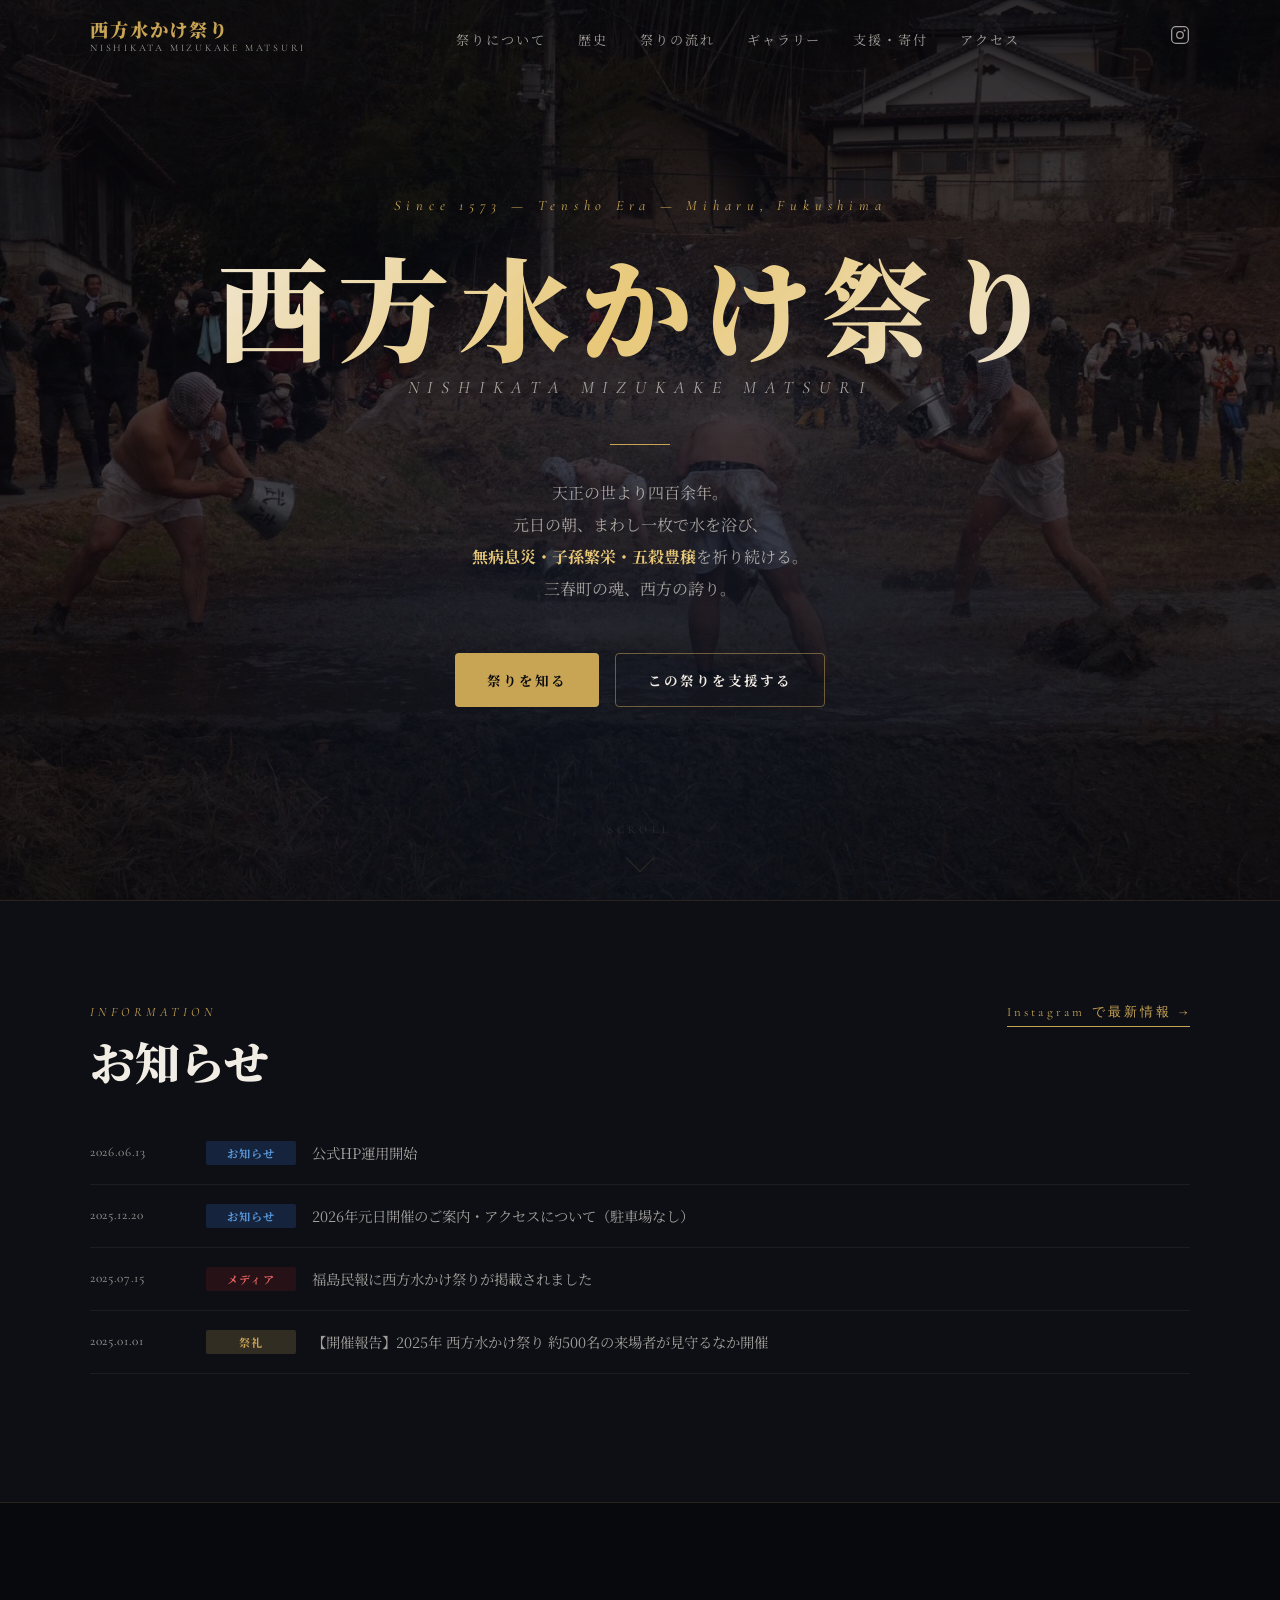
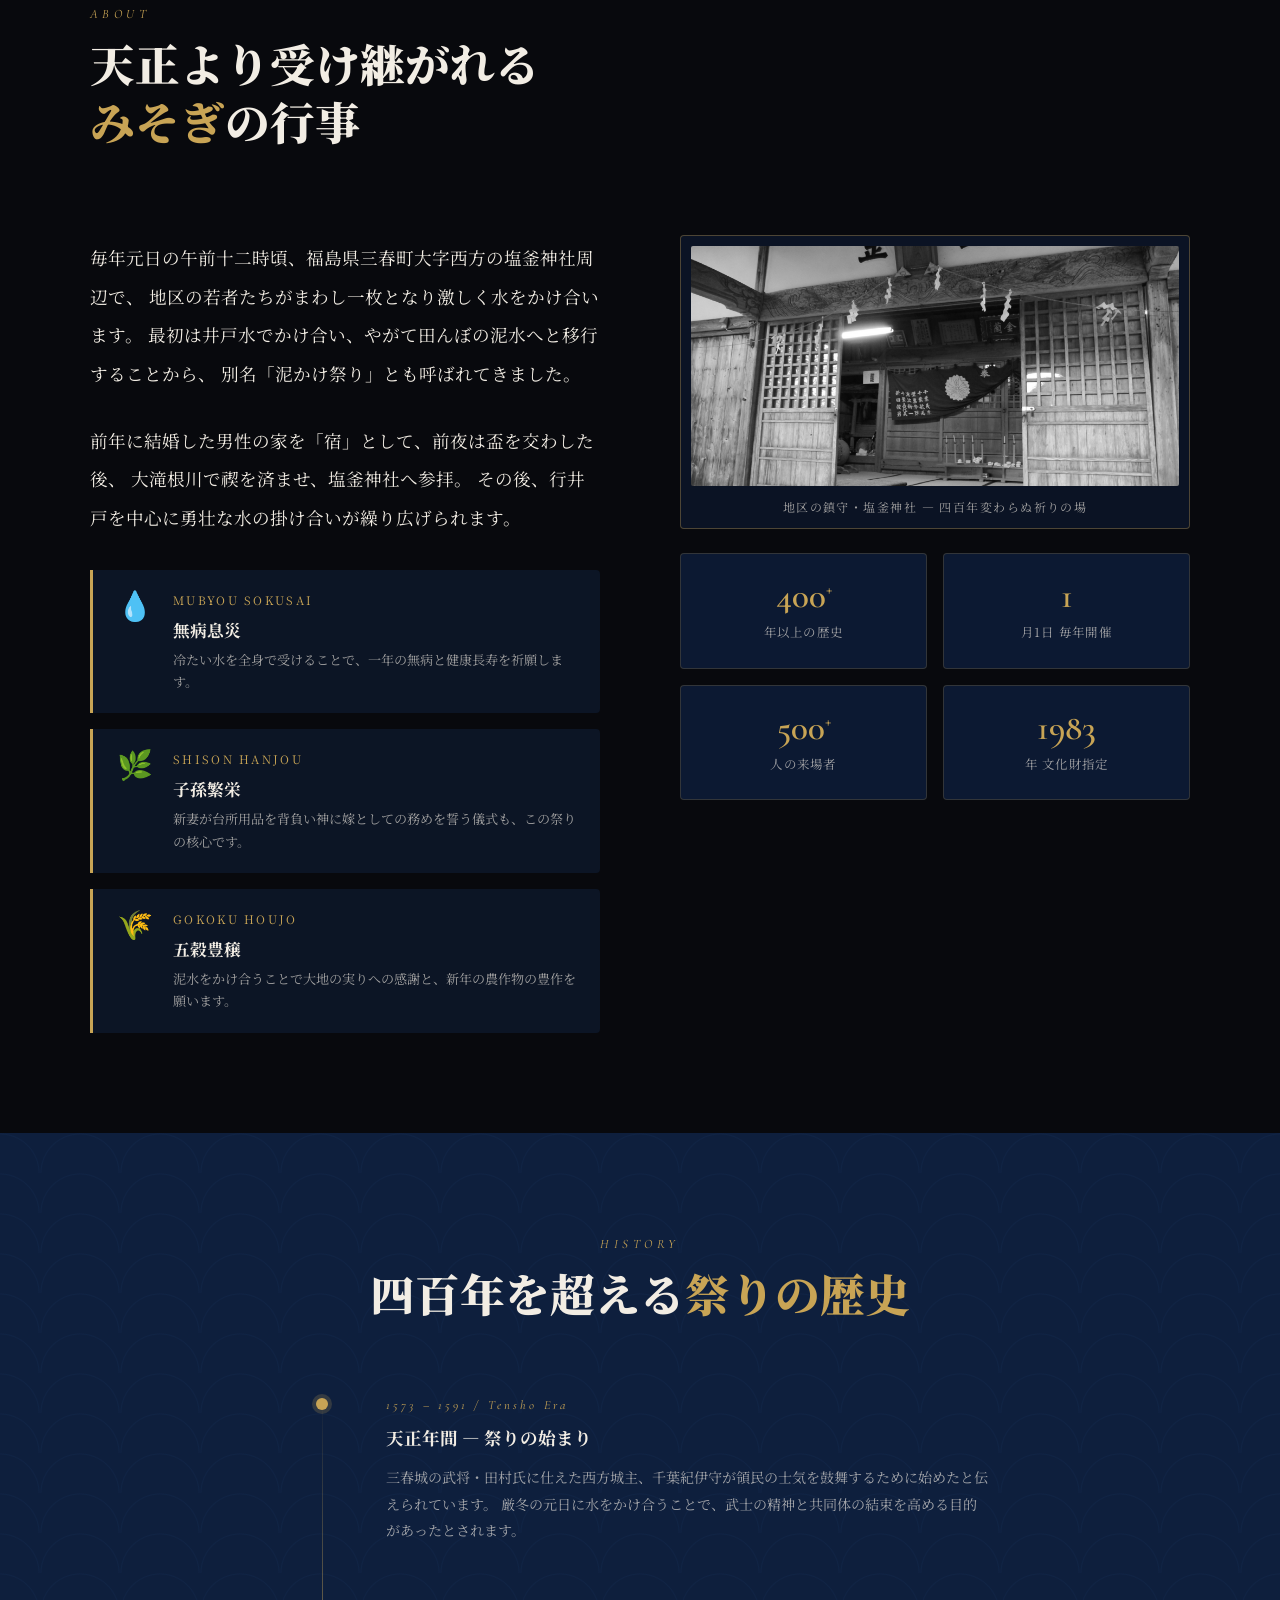
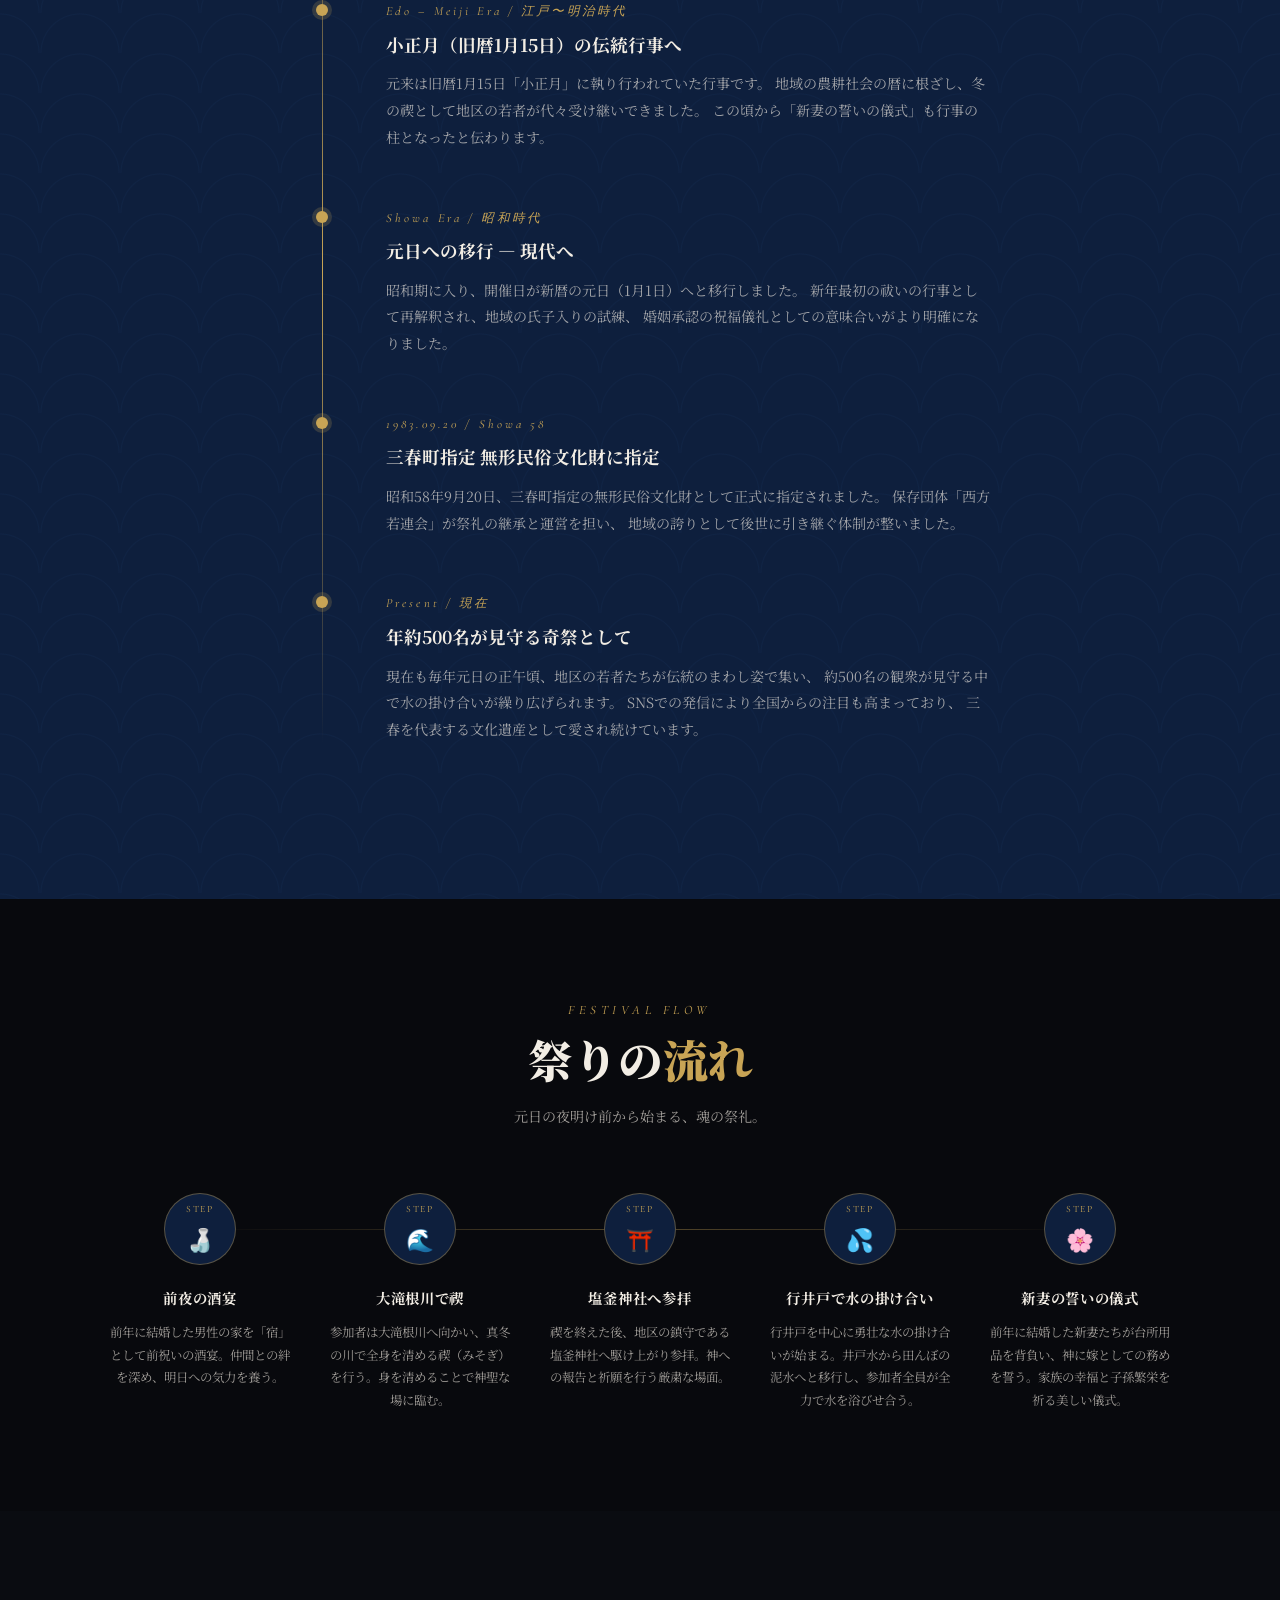
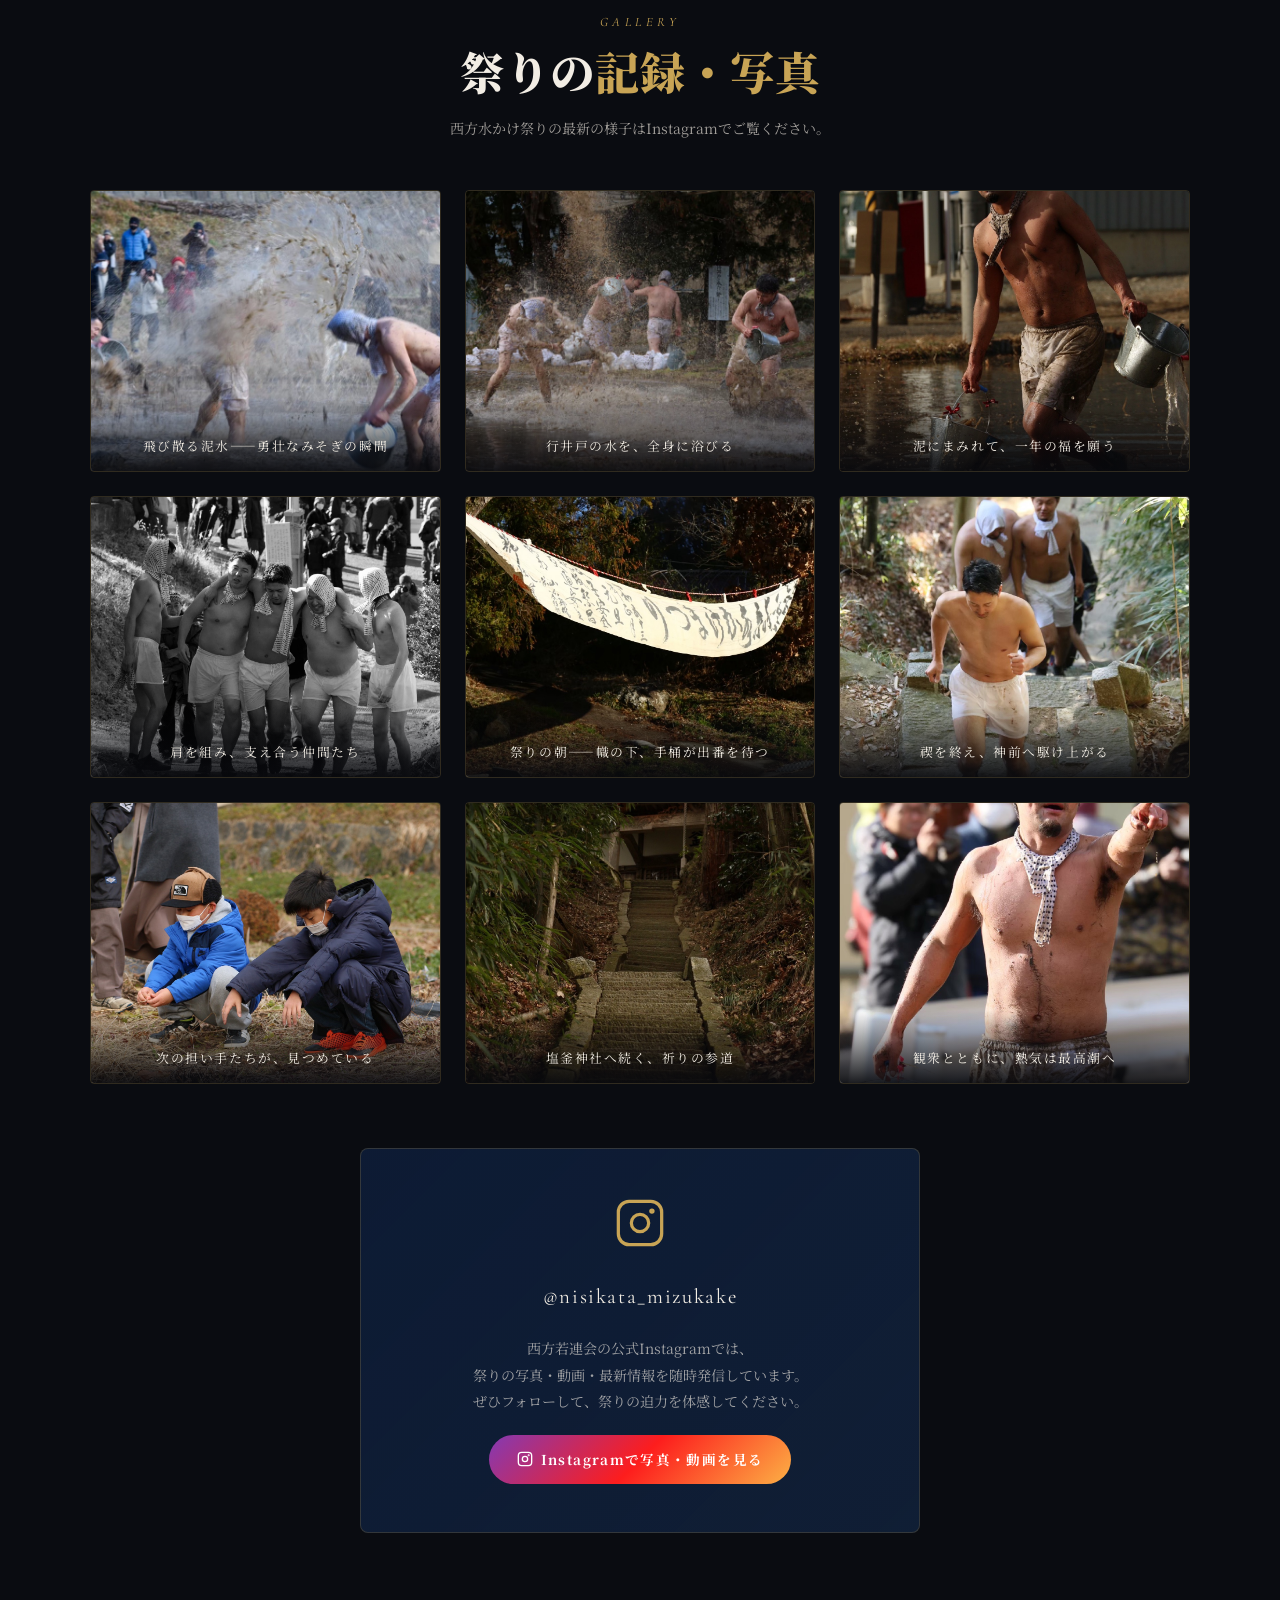
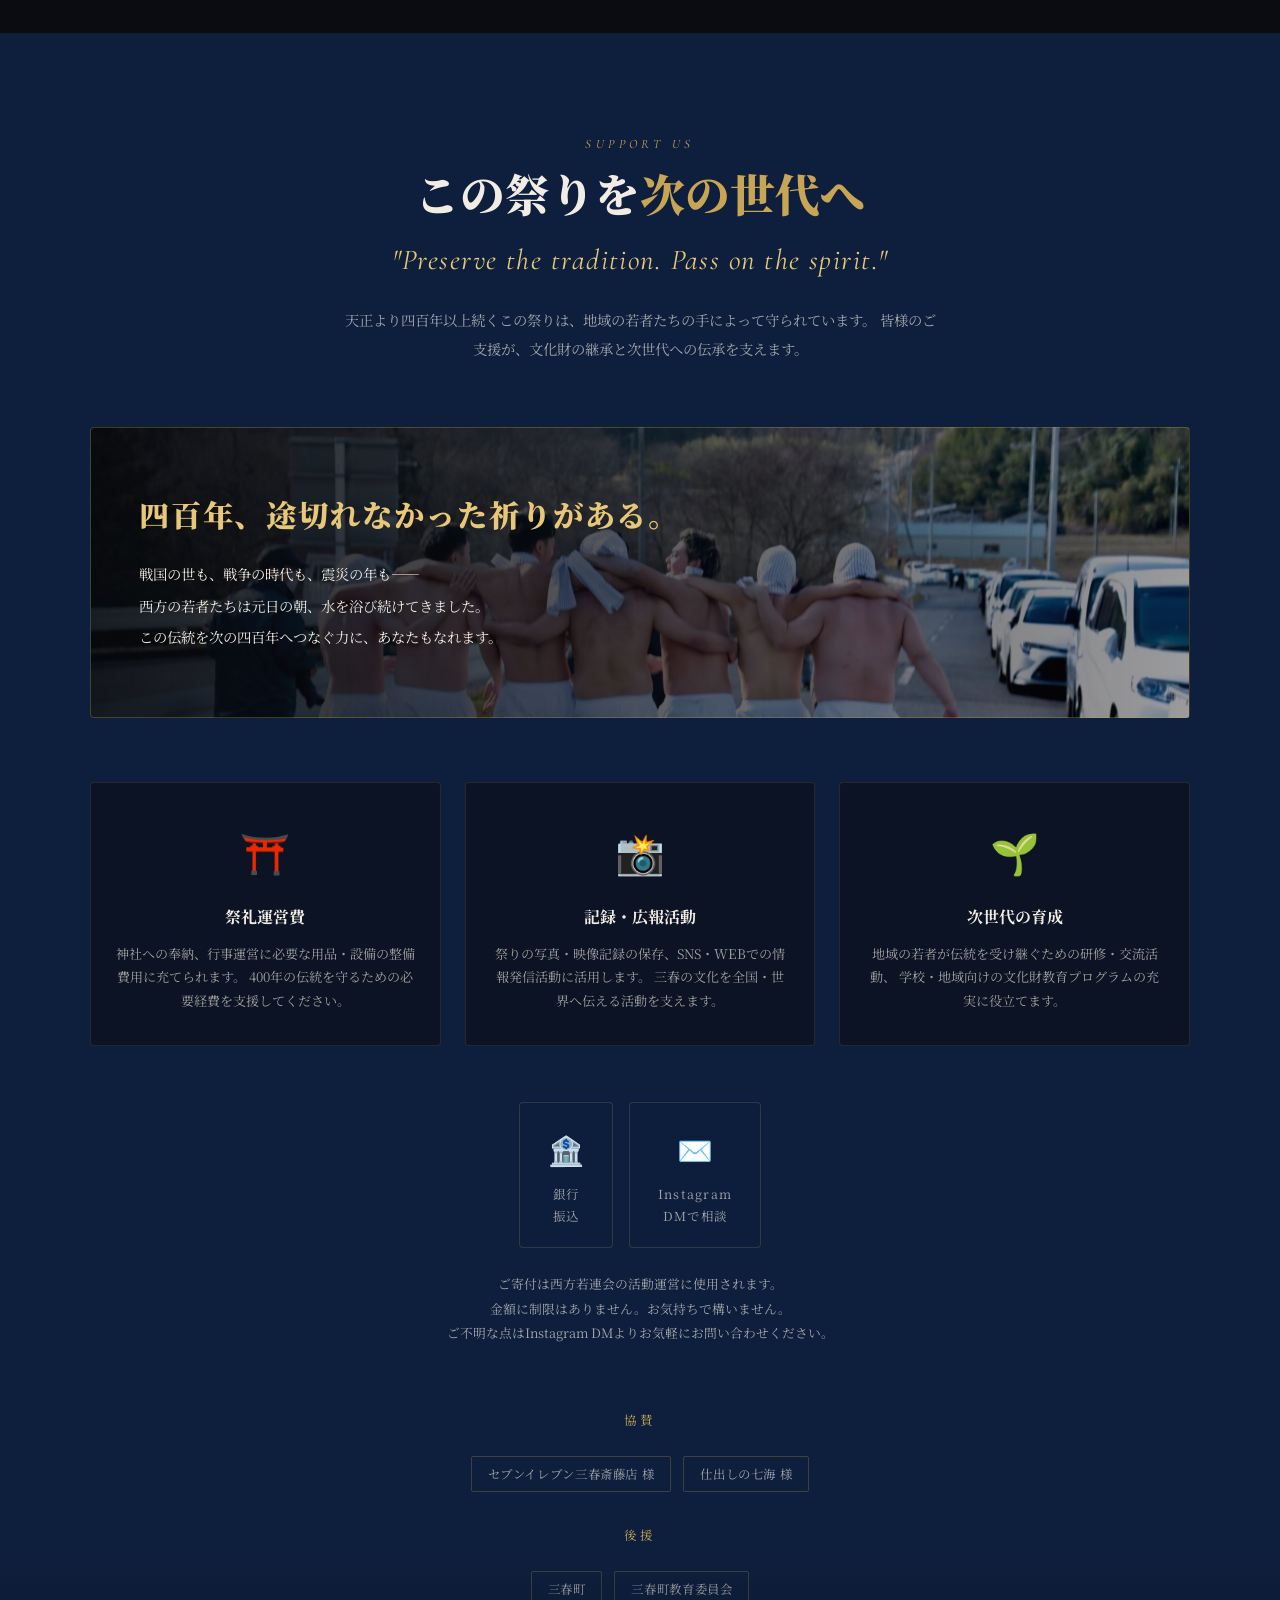
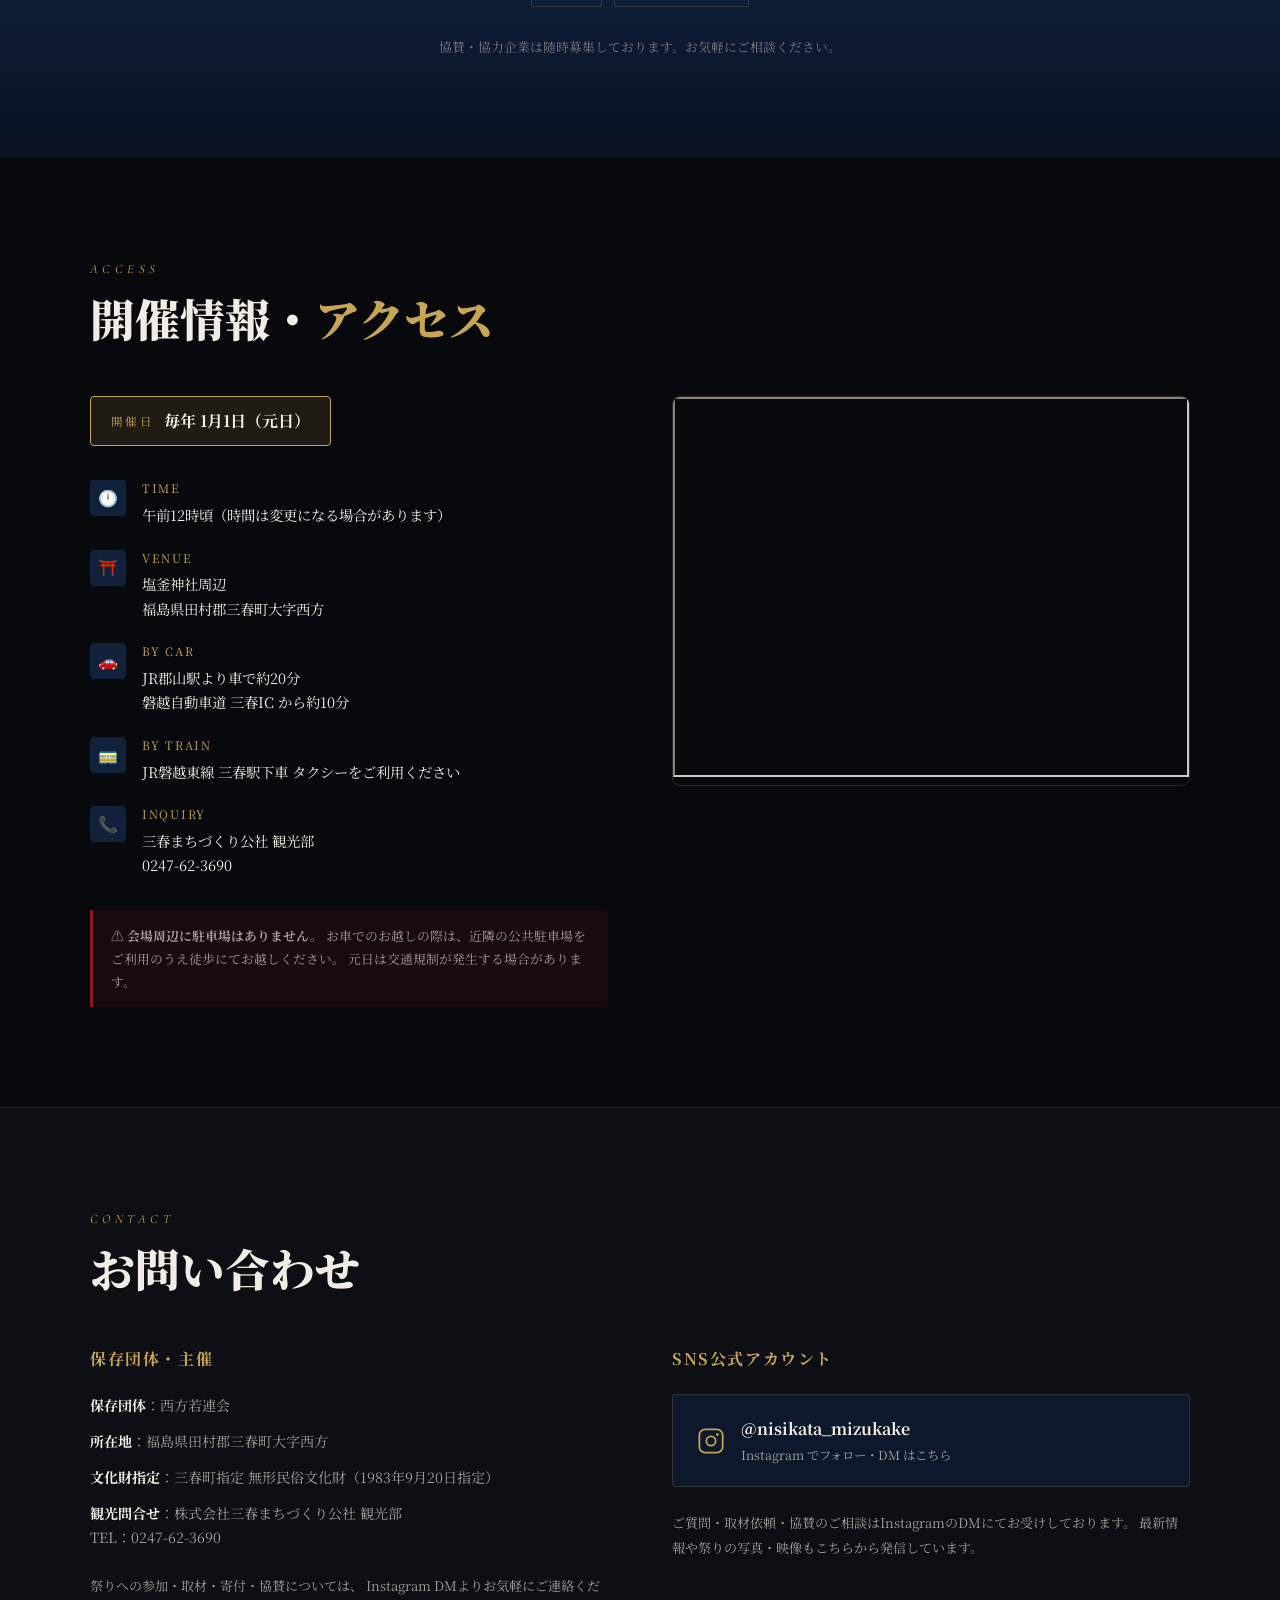
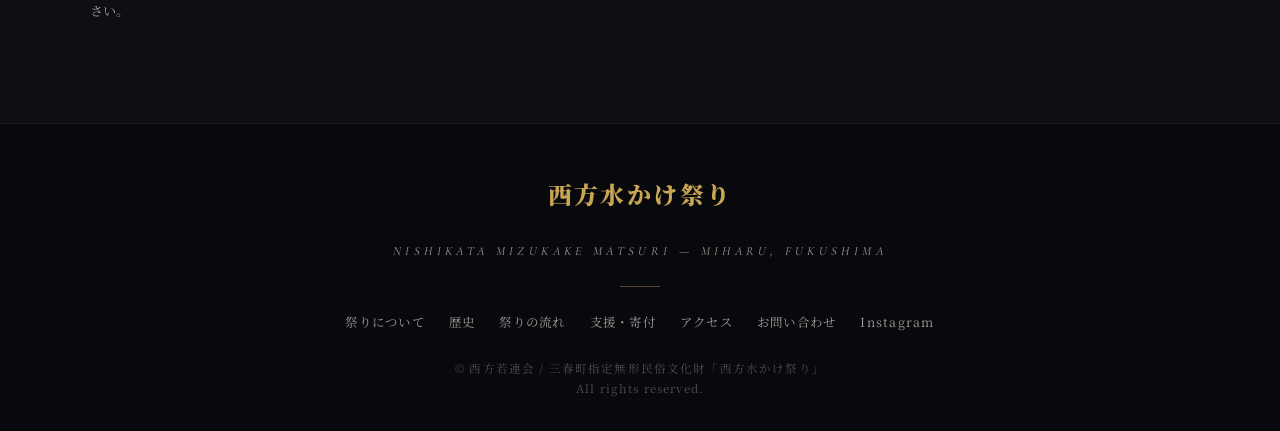
<file: index.html>
<!DOCTYPE html>
<html lang="ja">
<head>
  <meta charset="UTF-8">
  <meta name="viewport" content="width=device-width, initial-scale=1.0">
  <title>西方水かけ祭り【公式】｜福島県三春町の奇祭・元日開催の伝統行事（町指定無形民俗文化財）</title>
  <meta name="description" content="【公式サイト】西方水かけ祭りは天正年間より400年以上続く福島県三春町の奇祭。毎年元日、若者たちがまわし一枚で水をかけ合う勇壮な「みそぎ」の伝統行事。無病息災・子孫繁栄・五穀豊穣を祈願。開催日時・アクセス・歴史・寄付のご案内。会場は塩釜神社（三春町西方）。">
  <meta name="keywords" content="西方水かけ祭り,水かけ祭り,泥かけ祭り,三春町,福島県,奇祭,元日,正月,祭り,無形民俗文化財,塩釜神社,西方若連会,みそぎ,伝統行事,田村郡">
  <meta name="robots" content="index, follow, max-image-preview:large">
  <meta name="author" content="西方若連会">
  <meta name="theme-color" content="#08090d">
  <meta property="og:title" content="西方水かけ祭り【公式】｜福島県三春町・元日開催の奇祭">
  <meta property="og:description" content="天正年間より400年以上続く三春町の奇祭。毎年元日、まわし一枚で水をかけ合う勇壮な「みそぎ」の行事。開催情報・歴史・支援のご案内。">
  <meta property="og:type" content="website">
  <meta property="og:url" content="https://nisikatamizukake.github.io/">
  <meta property="og:site_name" content="西方水かけ祭り 公式サイト">
  <meta property="og:image" content="https://nisikatamizukake.github.io/images/hero_mizukake.jpg">
  <meta property="og:image:alt" content="西方水かけ祭り 塩釜神社での祭礼の様子">
  <meta property="og:locale" content="ja_JP">
  <meta name="twitter:card" content="summary_large_image">
  <meta name="twitter:title" content="西方水かけ祭り【公式】｜福島県三春町・元日開催の奇祭">
  <meta name="twitter:description" content="天正年間より400年以上続く三春町の奇祭。毎年元日開催。無病息災・子孫繁栄・五穀豊穣を祈願する伝統のみそぎ行事。">
  <meta name="twitter:image" content="https://nisikatamizukake.github.io/images/hero_mizukake.jpg">
  <link rel="canonical" href="https://nisikatamizukake.github.io/">
  <link rel="stylesheet" href="css/style.css">
  <link rel="icon" href="data:image/svg+xml,<svg xmlns='http://www.w3.org/2000/svg' viewBox='0 0 100 100'><text y='.9em' font-size='90'>💧</text></svg>">

  <!-- 構造化データ: イベント -->
  <script type="application/ld+json">
  {
    "@context": "https://schema.org",
    "@type": "Festival",
    "name": "西方水かけ祭り",
    "alternateName": ["Nishikata Mizukake Matsuri", "泥かけ祭り"],
    "description": "天正年間より400年以上続く福島県三春町の奇祭。毎年元日、地区の若者たちがまわし一枚で水をかけ合い、無病息災・子孫繁栄・五穀豊穣を祈願する伝統のみそぎ行事。三春町指定無形民俗文化財。",
    "startDate": "2027-01-01T12:00:00+09:00",
    "endDate": "2027-01-01T14:00:00+09:00",
    "eventSchedule": {
      "@type": "Schedule",
      "repeatFrequency": "P1Y",
      "byMonth": 1,
      "byMonthDay": 1
    },
    "eventAttendanceMode": "https://schema.org/OfflineEventAttendanceMode",
    "eventStatus": "https://schema.org/EventScheduled",
    "isAccessibleForFree": true,
    "image": "https://nisikatamizukake.github.io/images/hero_mizukake.jpg",
    "url": "https://nisikatamizukake.github.io/",
    "location": {
      "@type": "Place",
      "name": "塩釜神社",
      "address": {
        "@type": "PostalAddress",
        "addressRegion": "福島県",
        "addressLocality": "田村郡三春町",
        "streetAddress": "大字西方",
        "addressCountry": "JP"
      }
    },
    "organizer": {
      "@type": "Organization",
      "name": "西方若連会",
      "url": "https://www.instagram.com/nisikata_mizukake/"
    }
  }
  </script>

  <!-- 構造化データ: よくある質問 -->
  <script type="application/ld+json">
  {
    "@context": "https://schema.org",
    "@type": "FAQPage",
    "mainEntity": [
      {
        "@type": "Question",
        "name": "西方水かけ祭りはいつ開催されますか？",
        "acceptedAnswer": {
          "@type": "Answer",
          "text": "毎年1月1日（元日）の午前12時頃に開催されます。時間は変更になる場合があります。"
        }
      },
      {
        "@type": "Question",
        "name": "会場はどこですか？",
        "acceptedAnswer": {
          "@type": "Answer",
          "text": "福島県田村郡三春町大字西方の塩釜神社周辺です。JR郡山駅より車で約20分、磐越自動車道三春ICから約10分です。会場周辺に駐車場はありませんので、近隣の公共駐車場をご利用ください。"
        }
      },
      {
        "@type": "Question",
        "name": "西方水かけ祭りとはどんな祭りですか？",
        "acceptedAnswer": {
          "@type": "Answer",
          "text": "天正年間（1573〜1591年）より400年以上続く三春町の奇祭です。地区の若者たちがまわし一枚で井戸水や泥水を激しくかけ合い、無病息災・子孫繁栄・五穀豊穣を祈願します。1983年に三春町指定無形民俗文化財に指定されました。"
        }
      },
      {
        "@type": "Question",
        "name": "寄付や協賛はできますか？",
        "acceptedAnswer": {
          "@type": "Answer",
          "text": "銀行振込またはInstagram DMでのご相談を受け付けています。ご寄付は保存団体「西方若連会」の祭礼運営・記録広報・次世代育成活動に活用されます。"
        }
      }
    ]
  }
  </script>
</head>
<body>

  <!-- ========== MOBILE MENU ========== -->
  <div class="mobile-menu" id="mobileMenu" role="dialog" aria-modal="true" aria-label="メニュー">
    <button class="mobile-menu-close" id="mobileClose" aria-label="閉じる">&times;</button>
    <a href="#about"   onclick="closeMobile()">祭りについて</a>
    <a href="#history" onclick="closeMobile()">歴史</a>
    <a href="#flow"    onclick="closeMobile()">祭りの流れ</a>
    <a href="#gallery" onclick="closeMobile()">ギャラリー</a>
    <a href="#support" onclick="closeMobile()">支援・寄付</a>
    <a href="#access"  onclick="closeMobile()">アクセス</a>
    <a href="#contact" onclick="closeMobile()">お問い合わせ</a>
  </div>

  <!-- ========== NAVIGATION ========== -->
  <nav id="navbar" role="navigation" aria-label="メインナビゲーション">
    <div class="container">
      <div class="nav-inner">
        <a href="#hero" class="nav-logo" aria-label="トップへ">
          <span class="nav-logo-ja">西方水かけ祭り</span>
          <span class="nav-logo-en">Nishikata Mizukake Matsuri</span>
        </a>
        <ul class="nav-links" role="list">
          <li><a href="#about">祭りについて</a></li>
          <li><a href="#history">歴史</a></li>
          <li><a href="#flow">祭りの流れ</a></li>
          <li><a href="#gallery">ギャラリー</a></li>
          <li><a href="#support">支援・寄付</a></li>
          <li><a href="#access">アクセス</a></li>
        </ul>
        <div class="nav-sns">
          <a href="https://www.instagram.com/nisikata_mizukake/" target="_blank" rel="noopener" aria-label="Instagram">
            <svg viewBox="0 0 24 24" fill="none" stroke="currentColor" stroke-width="1.5" stroke-linecap="round" stroke-linejoin="round" aria-hidden="true">
              <rect x="2" y="2" width="20" height="20" rx="5" ry="5"/>
              <circle cx="12" cy="12" r="4"/>
              <circle cx="17.5" cy="6.5" r="0.5" fill="currentColor"/>
            </svg>
          </a>
        </div>
        <button class="nav-burger" id="burgerBtn" aria-label="メニューを開く" aria-expanded="false">
          <span></span><span></span><span></span>
        </button>
      </div>
    </div>
  </nav>

  <!-- ========== HERO ========== -->
  <section id="hero" aria-label="メインビジュアル">
    <img src="images/hero_mizukake.jpg" alt="西方水かけ祭り 泥水をかけ合う勇壮なみそぎ（福島県田村郡三春町）" class="hero-bg-img" loading="eager" fetchpriority="high" />
    <div class="hero-bg"></div>
    <div class="ripple-container" aria-hidden="true">
      <div class="ripple"></div>
      <div class="ripple"></div>
      <div class="ripple"></div>
      <div class="ripple"></div>
      <div class="ripple"></div>
    </div>
    <div class="hero-vline" aria-hidden="true"></div>
    <div class="hero-vline" aria-hidden="true"></div>
    <div class="container">
      <div class="hero-content">
        <p class="hero-year">Since 1573 &mdash; Tensho Era &mdash; Miharu, Fukushima</p>
        <h1 class="hero-title-main">西方水かけ祭り</h1>
        <p class="hero-title-sub">Nishikata Mizukake Matsuri</p>
        <div class="hero-divider" aria-hidden="true"></div>
        <p class="hero-copy">
          天正の世より四百余年。<br>
          元日の朝、まわし一枚で水を浴び、<br>
          <span class="em">無病息災・子孫繁栄・五穀豊穣</span>を祈り続ける。<br>
          三春町の魂、西方の誇り。
        </p>
        <div class="hero-btns">
          <a href="#about" class="btn btn-primary">祭りを知る</a>
          <a href="#support" class="btn btn-outline">この祭りを支援する</a>
        </div>
      </div>
    </div>
    <div class="hero-scroll" aria-hidden="true">
      <span>SCROLL</span>
      <div class="scroll-arrow"></div>
    </div>
  </section>

  <!-- ========== NEWS ========== -->
  <section id="news" class="section" aria-labelledby="news-heading">
    <div class="container">
      <div class="news-header reveal">
        <div>
          <div class="section-label">Information</div>
          <h2 class="section-title" id="news-heading">お知らせ</h2>
        </div>
        <a href="https://www.instagram.com/nisikata_mizukake/" target="_blank" rel="noopener" class="news-more">Instagram で最新情報 &rarr;</a>
      </div>
      <div class="news-list reveal" role="list" id="newsList"></div>
      <div class="news-toggle-wrap reveal">
        <button id="newsToggle" class="news-toggle" type="button" hidden>すべてのお知らせを見る</button>
      </div>
    </div>
  </section>

  <!-- ========== ABOUT ========== -->
  <section id="about" class="section" aria-labelledby="about-heading">
    <div class="container">
      <div class="about-grid">
        <div class="about-text-block">
          <div class="reveal-left">
            <div class="section-label">About</div>
            <h2 class="section-title" id="about-heading">
              天正より受け継がれる<br><span class="gold">みそぎ</span>の行事
            </h2>
          </div>
          <div class="about-badge reveal-left" style="transition-delay:.1s">
            <span>★</span> 三春町指定 無形民俗文化財（1983年指定）
          </div>
          <p class="about-lead reveal-left" style="transition-delay:.15s">
            毎年元日の午前十二時頃、福島県三春町大字西方の塩釜神社周辺で、
            地区の若者たちがまわし一枚となり激しく水をかけ合います。
            最初は井戸水でかけ合い、やがて田んぼの泥水へと移行することから、
            別名「泥かけ祭り」とも呼ばれてきました。
          </p>
          <p class="about-lead reveal-left" style="transition-delay:.2s">
            前年に結婚した男性の家を「宿」として、前夜は盃を交わした後、
            大滝根川で禊を済ませ、塩釜神社へ参拝。
            その後、行井戸を中心に勇壮な水の掛け合いが繰り広げられます。
          </p>
          <div class="about-keys">
            <div class="key-card reveal-left" style="transition-delay:.25s">
              <div class="key-icon">💧</div>
              <div>
                <div class="key-label">MUBYOU SOKUSAI</div>
                <div class="key-title">無病息災</div>
                <div class="key-desc">冷たい水を全身で受けることで、一年の無病と健康長寿を祈願します。</div>
              </div>
            </div>
            <div class="key-card reveal-left" style="transition-delay:.3s">
              <div class="key-icon">🌿</div>
              <div>
                <div class="key-label">SHISON HANJOU</div>
                <div class="key-title">子孫繁栄</div>
                <div class="key-desc">新妻が台所用品を背負い神に嫁としての務めを誓う儀式も、この祭りの核心です。</div>
              </div>
            </div>
            <div class="key-card reveal-left" style="transition-delay:.35s">
              <div class="key-icon">🌾</div>
              <div>
                <div class="key-label">GOKOKU HOUJO</div>
                <div class="key-title">五穀豊穣</div>
                <div class="key-desc">泥水をかけ合うことで大地の実りへの感謝と、新年の農作物の豊作を願います。</div>
              </div>
            </div>
          </div>
        </div>
        <div class="about-visual reveal-right">
          <figure class="about-photo">
            <img src="images/about_shiogama.jpg" alt="西方水かけ祭りの舞台・塩釜神社の拝殿（福島県三春町西方）" loading="lazy" />
            <figcaption>地区の鎮守・塩釜神社 — 四百年変わらぬ祈りの場</figcaption>
          </figure>
          <div class="about-facts">
            <div class="fact-box">
              <div class="fact-number">400<sup>+</sup></div>
              <div class="fact-label">年以上の歴史</div>
            </div>
            <div class="fact-box">
              <div class="fact-number">1</div>
              <div class="fact-label">月1日 毎年開催</div>
            </div>
            <div class="fact-box">
              <div class="fact-number">500<sup>+</sup></div>
              <div class="fact-label">人の来場者</div>
            </div>
            <div class="fact-box">
              <div class="fact-number">1983</div>
              <div class="fact-label">年 文化財指定</div>
            </div>
          </div>
        </div>
      </div>
    </div>
  </section>

  <!-- ========== HISTORY ========== -->
  <section id="history" class="section" aria-labelledby="history-heading">
    <div class="container">
      <div class="history-header reveal">
        <div class="section-label">History</div>
        <h2 class="section-title" id="history-heading">
          四百年を超える<span class="gold">祭りの歴史</span>
        </h2>
      </div>
      <div class="timeline">
        <div class="timeline-item reveal">
          <div class="timeline-dot"><div class="timeline-dot-inner"></div></div>
          <div class="timeline-body">
            <div class="timeline-era">1573 – 1591 / Tensho Era</div>
            <div class="timeline-title">天正年間 — 祭りの始まり</div>
            <div class="timeline-desc">
              三春城の武将・田村氏に仕えた西方城主、千葉紀伊守が領民の士気を鼓舞するために始めたと伝えられています。
              厳冬の元日に水をかけ合うことで、武士の精神と共同体の結束を高める目的があったとされます。
            </div>
          </div>
        </div>
        <div class="timeline-item reveal" style="transition-delay:.1s">
          <div class="timeline-dot"><div class="timeline-dot-inner"></div></div>
          <div class="timeline-body">
            <div class="timeline-era">Edo – Meiji Era / 江戸〜明治時代</div>
            <div class="timeline-title">小正月（旧暦1月15日）の伝統行事へ</div>
            <div class="timeline-desc">
              元来は旧暦1月15日「小正月」に執り行われていた行事です。
              地域の農耕社会の暦に根ざし、冬の禊として地区の若者が代々受け継いできました。
              この頃から「新妻の誓いの儀式」も行事の柱となったと伝わります。
            </div>
          </div>
        </div>
        <div class="timeline-item reveal" style="transition-delay:.2s">
          <div class="timeline-dot"><div class="timeline-dot-inner"></div></div>
          <div class="timeline-body">
            <div class="timeline-era">Showa Era / 昭和時代</div>
            <div class="timeline-title">元日への移行 — 現代へ</div>
            <div class="timeline-desc">
              昭和期に入り、開催日が新暦の元日（1月1日）へと移行しました。
              新年最初の祓いの行事として再解釈され、地域の氏子入りの試練、
              婚姻承認の祝福儀礼としての意味合いがより明確になりました。
            </div>
          </div>
        </div>
        <div class="timeline-item reveal" style="transition-delay:.3s">
          <div class="timeline-dot"><div class="timeline-dot-inner"></div></div>
          <div class="timeline-body">
            <div class="timeline-era">1983.09.20 / Showa 58</div>
            <div class="timeline-title">三春町指定 無形民俗文化財に指定</div>
            <div class="timeline-desc">
              昭和58年9月20日、三春町指定の無形民俗文化財として正式に指定されました。
              保存団体「西方若連会」が祭礼の継承と運営を担い、
              地域の誇りとして後世に引き継ぐ体制が整いました。
            </div>
          </div>
        </div>
        <div class="timeline-item reveal" style="transition-delay:.4s">
          <div class="timeline-dot"><div class="timeline-dot-inner"></div></div>
          <div class="timeline-body">
            <div class="timeline-era">Present / 現在</div>
            <div class="timeline-title">年約500名が見守る奇祭として</div>
            <div class="timeline-desc">
              現在も毎年元日の正午頃、地区の若者たちが伝統のまわし姿で集い、
              約500名の観衆が見守る中で水の掛け合いが繰り広げられます。
              SNSでの発信により全国からの注目も高まっており、
              三春を代表する文化遺産として愛され続けています。
            </div>
          </div>
        </div>
      </div>
    </div>
  </section>

  <!-- ========== FLOW ========== -->
  <section id="flow" class="section" aria-labelledby="flow-heading">
    <div class="container">
      <div class="flow-header reveal">
        <div class="section-label">Festival Flow</div>
        <h2 class="section-title" id="flow-heading">
          祭りの<span class="gold">流れ</span>
        </h2>
        <p style="margin-top:16px;font-size:0.88rem;color:var(--white-sub);">
          元日の夜明け前から始まる、魂の祭礼。
        </p>
      </div>
      <div class="flow-steps">
        <div class="flow-step reveal" style="transition-delay:0s">
          <div class="flow-num">
            <span class="flow-num-text">STEP</span>
            <span class="flow-num-icon">🍶</span>
          </div>
          <div>
            <div class="flow-step-title">前夜の酒宴</div>
            <div class="flow-step-desc">前年に結婚した男性の家を「宿」として前祝いの酒宴。仲間との絆を深め、明日への気力を養う。</div>
          </div>
        </div>
        <div class="flow-step reveal" style="transition-delay:.1s">
          <div class="flow-num">
            <span class="flow-num-text">STEP</span>
            <span class="flow-num-icon">🌊</span>
          </div>
          <div>
            <div class="flow-step-title">大滝根川で禊</div>
            <div class="flow-step-desc">参加者は大滝根川へ向かい、真冬の川で全身を清める禊（みそぎ）を行う。身を清めることで神聖な場に臨む。</div>
          </div>
        </div>
        <div class="flow-step reveal" style="transition-delay:.2s">
          <div class="flow-num">
            <span class="flow-num-text">STEP</span>
            <span class="flow-num-icon">⛩️</span>
          </div>
          <div>
            <div class="flow-step-title">塩釜神社へ参拝</div>
            <div class="flow-step-desc">禊を終えた後、地区の鎮守である塩釜神社へ駆け上がり参拝。神への報告と祈願を行う厳粛な場面。</div>
          </div>
        </div>
        <div class="flow-step reveal" style="transition-delay:.3s">
          <div class="flow-num">
            <span class="flow-num-text">STEP</span>
            <span class="flow-num-icon">💦</span>
          </div>
          <div>
            <div class="flow-step-title">行井戸で水の掛け合い</div>
            <div class="flow-step-desc">行井戸を中心に勇壮な水の掛け合いが始まる。井戸水から田んぼの泥水へと移行し、参加者全員が全力で水を浴びせ合う。</div>
          </div>
        </div>
        <div class="flow-step reveal" style="transition-delay:.4s">
          <div class="flow-num">
            <span class="flow-num-text">STEP</span>
            <span class="flow-num-icon">🌸</span>
          </div>
          <div>
            <div class="flow-step-title">新妻の誓いの儀式</div>
            <div class="flow-step-desc">前年に結婚した新妻たちが台所用品を背負い、神に嫁としての務めを誓う。家族の幸福と子孫繁栄を祈る美しい儀式。</div>
          </div>
        </div>
      </div>
    </div>
  </section>

  <!-- ========== GALLERY / SNS ========== -->
  <section id="gallery" class="section" aria-labelledby="gallery-heading">
    <div class="container">
      <div class="gallery-header reveal">
        <div class="section-label">Gallery</div>
        <h2 class="section-title" id="gallery-heading">
          祭りの<span class="gold">記録・写真</span>
        </h2>
        <p style="margin-top:16px;font-size:0.88rem;color:var(--white-sub);">
          西方水かけ祭りの最新の様子はInstagramでご覧ください。
        </p>
      </div>
      <div class="gallery-grid reveal">
        <figure class="gallery-item">
          <img src="images/gallery_doromizu.jpg" alt="西方水かけ祭り 泥水が飛び散る勇壮なみそぎの瞬間（福島県三春町の奇祭）" class="gallery-image" loading="lazy" />
          <figcaption>飛び散る泥水——勇壮なみそぎの瞬間</figcaption>
        </figure>
        <figure class="gallery-item">
          <img src="images/gallery_mizukake.jpg" alt="西方水かけ祭り 行井戸の水を全身に浴びる参加者たち" class="gallery-image" loading="lazy" />
          <figcaption>行井戸の水を、全身に浴びる</figcaption>
        </figure>
        <figure class="gallery-item">
          <img src="images/gallery_doro.jpg" alt="西方水かけ祭り 泥にまみれた参加者（別名・泥かけ祭り）" class="gallery-image" loading="lazy" />
          <figcaption>泥にまみれて、一年の福を願う</figcaption>
        </figure>
        <figure class="gallery-item">
          <img src="images/gallery_kizuna_bw.jpg" alt="西方水かけ祭り 肩を組んで歩く西方若連会の仲間たち" class="gallery-image" loading="lazy" />
          <figcaption>肩を組み、支え合う仲間たち</figcaption>
        </figure>
        <figure class="gallery-item">
          <img src="images/gallery_nobori.jpg" alt="西方水かけ祭り 祭りの朝に掲げられる幟と並ぶ手桶" class="gallery-image" loading="lazy" />
          <figcaption>祭りの朝——幟の下、手桶が出番を待つ</figcaption>
        </figure>
        <figure class="gallery-item">
          <img src="images/gallery_ishidan.jpg" alt="西方水かけ祭り 塩釜神社の石段を駆け上がる参加者" class="gallery-image" loading="lazy" />
          <figcaption>禊を終え、神前へ駆け上がる</figcaption>
        </figure>
        <figure class="gallery-item">
          <img src="images/festival_100.jpg" alt="西方水かけ祭りを見守る地域の子どもたち" class="gallery-image" loading="lazy" />
          <figcaption>次の担い手たちが、見つめている</figcaption>
        </figure>
        <figure class="gallery-item">
          <img src="images/gallery_sando.jpg" alt="塩釜神社へ続く参道の石段（福島県三春町西方）" class="gallery-image" loading="lazy" />
          <figcaption>塩釜神社へ続く、祈りの参道</figcaption>
        </figure>
        <figure class="gallery-item">
          <img src="images/gallery_kansei.jpg" alt="西方水かけ祭り 観衆が見守る中で盛り上がる祭り" class="gallery-image" loading="lazy" />
          <figcaption>観衆とともに、熱気は最高潮へ</figcaption>
        </figure>
      </div>

      <a href="https://www.instagram.com/nisikata_mizukake/" target="_blank" rel="noopener" class="gallery-sns-card reveal" style="margin-top:48px;">
        <div class="gallery-sns-icon">
          <svg viewBox="0 0 24 24" fill="none" stroke="currentColor" stroke-width="1.5" stroke-linecap="round" stroke-linejoin="round" aria-hidden="true">
            <rect x="2" y="2" width="20" height="20" rx="5" ry="5"/>
            <circle cx="12" cy="12" r="4"/>
            <circle cx="17.5" cy="6.5" r="0.5" fill="currentColor"/>
          </svg>
        </div>
        <div class="gallery-sns-handle">@nisikata_mizukake</div>
        <div class="gallery-sns-desc">
          西方若連会の公式Instagramでは、<br>
          祭りの写真・動画・最新情報を随時発信しています。<br>
          ぜひフォローして、祭りの迫力を体感してください。
        </div>
        <span class="gallery-sns-btn" aria-label="Instagramを見る">
          <svg width="16" height="16" viewBox="0 0 24 24" fill="none" stroke="currentColor" stroke-width="2" stroke-linecap="round" stroke-linejoin="round" aria-hidden="true">
            <rect x="2" y="2" width="20" height="20" rx="5" ry="5"/>
            <circle cx="12" cy="12" r="4"/>
            <circle cx="17.5" cy="6.5" r="0.5" fill="currentColor"/>
          </svg>
          Instagramで写真・動画を見る
        </span>
      </a>
    </div>
  </section>

  <!-- ========== SUPPORT / DONATE ========== -->
  <section id="support" class="section" aria-labelledby="support-heading">
    <div class="container">
      <div class="support-header reveal">
        <div class="section-label">Support Us</div>
        <h2 class="section-title" id="support-heading">
          この祭りを<span class="gold">次の世代へ</span>
        </h2>
        <p class="support-copy">"Preserve the tradition. Pass on the spirit."</p>
        <p style="margin-top:20px;font-size:0.9rem;color:var(--white-sub);max-width:600px;margin-inline:auto;line-height:2;">
          天正より四百年以上続くこの祭りは、地域の若者たちの手によって守られています。
          皆様のご支援が、文化財の継承と次世代への伝承を支えます。
        </p>
      </div>

      <!-- 支援バナー -->
      <div class="support-banner reveal">
        <div class="support-banner-inner">
          <p class="support-banner-lead">四百年、途切れなかった祈りがある。</p>
          <p class="support-banner-sub">
            戦国の世も、戦争の時代も、震災の年も——<br>
            西方の若者たちは元日の朝、水を浴び続けてきました。<br>
            この伝統を次の四百年へつなぐ力に、あなたもなれます。
          </p>
        </div>
      </div>

      <div class="support-grid">
        <div class="support-card reveal" style="transition-delay:0s">
          <div class="support-icon">⛩️</div>
          <div class="support-card-title">祭礼運営費</div>
          <div class="support-card-desc">
            神社への奉納、行事運営に必要な用品・設備の整備費用に充てられます。
            400年の伝統を守るための必要経費を支援してください。
          </div>
        </div>
        <div class="support-card reveal" style="transition-delay:.1s">
          <div class="support-icon">📸</div>
          <div class="support-card-title">記録・広報活動</div>
          <div class="support-card-desc">
            祭りの写真・映像記録の保存、SNS・WEBでの情報発信活動に活用します。
            三春の文化を全国・世界へ伝える活動を支えます。
          </div>
        </div>
        <div class="support-card reveal" style="transition-delay:.2s">
          <div class="support-icon">🌱</div>
          <div class="support-card-title">次世代の育成</div>
          <div class="support-card-desc">
            地域の若者が伝統を受け継ぐための研修・交流活動、
            学校・地域向けの文化財教育プログラムの充実に役立てます。
          </div>
        </div>
      </div>

      <div class="support-actions reveal" style="transition-delay:.1s">
        <div class="support-methods">
          <div class="support-method" onclick="showDonateInfo('bank')">
            <div class="support-method-icon">🏦</div>
            <div class="support-method-label">銀行<br>振込</div>
          </div>
          <a href="https://www.instagram.com/nisikata_mizukake/" target="_blank" rel="noopener" class="support-method">
            <div class="support-method-icon">✉️</div>
            <div class="support-method-label">Instagram<br>DMで相談</div>
          </a>
        </div>
        <!-- 振込情報モーダル -->
        <div id="donateModal" style="display:none;background:rgba(14,31,61,0.95);border:1px solid var(--gold);border-radius:8px;padding:28px 32px;max-width:480px;width:100%;text-align:center;">
          <div id="donateModalContent"></div>
          <button onclick="closeDonateModal()" style="margin-top:20px;background:none;border:1px solid rgba(200,164,85,0.4);color:var(--white-sub);padding:8px 24px;border-radius:4px;cursor:pointer;font-family:var(--font-ja);letter-spacing:0.1em;">閉じる</button>
        </div>

        <p class="support-note">
          ご寄付は西方若連会の活動運営に使用されます。<br>
          金額に制限はありません。お気持ちで構いません。<br>
          ご不明な点はInstagram DMよりお気軽にお問い合わせください。
        </p>
      </div>

      <div class="supporters-section reveal" style="transition-delay:.2s">
        <div class="supporters-title">協賛</div>
        <div class="supporters-list">
          <span class="supporter-badge">セブンイレブン三春斎藤店 様</span>
          <span class="supporter-badge">仕出しの七海 様</span>
        </div>
        <div class="supporters-title" style="margin-top:32px;">後援</div>
        <div class="supporters-list">
          <span class="supporter-badge">三春町</span>
          <span class="supporter-badge">三春町教育委員会</span>
        </div>
        <p style="margin-top:28px;font-size:0.8rem;color:var(--white-sub);text-align:center;">
          協賛・協力企業は随時募集しております。お気軽にご相談ください。
        </p>
      </div>
    </div>
  </section>

  <!-- ========== ACCESS ========== -->
  <section id="access" class="section" aria-labelledby="access-heading">
    <div class="container">
      <div style="margin-bottom:48px;" class="reveal">
        <div class="section-label">Access</div>
        <h2 class="section-title" id="access-heading">開催情報・<span class="gold">アクセス</span></h2>
      </div>
      <div class="access-grid">
        <div class="access-info reveal-left">
          <div class="access-event-date">
            <span class="date-label">開催日</span>
            <span class="date-val">毎年 1月1日（元日）</span>
          </div>
          <ul class="access-list">
            <li>
              <div class="access-list-icon">🕛</div>
              <div class="access-list-text">
                <div class="access-list-label">Time</div>
                <div class="access-list-val">午前12時頃（時間は変更になる場合があります）</div>
              </div>
            </li>
            <li>
              <div class="access-list-icon">⛩️</div>
              <div class="access-list-text">
                <div class="access-list-label">Venue</div>
                <div class="access-list-val">塩釜神社周辺<br>福島県田村郡三春町大字西方</div>
              </div>
            </li>
            <li>
              <div class="access-list-icon">🚗</div>
              <div class="access-list-text">
                <div class="access-list-label">By Car</div>
                <div class="access-list-val">JR郡山駅より車で約20分<br>磐越自動車道 三春IC から約10分</div>
              </div>
            </li>
            <li>
              <div class="access-list-icon">🚃</div>
              <div class="access-list-text">
                <div class="access-list-label">By Train</div>
                <div class="access-list-val">JR磐越東線 三春駅下車 タクシーをご利用ください</div>
              </div>
            </li>
            <li>
              <div class="access-list-icon">📞</div>
              <div class="access-list-text">
                <div class="access-list-label">Inquiry</div>
                <div class="access-list-val">三春まちづくり公社 観光部<br>0247-62-3690</div>
              </div>
            </li>
          </ul>
          <div class="access-note">
            ⚠ <strong>会場周辺に駐車場はありません。</strong>
            お車でのお越しの際は、近隣の公共駐車場をご利用のうえ徒歩にてお越しください。
            元日は交通規制が発生する場合があります。
          </div>
        </div>
        <div class="map-wrap reveal-right">
          <iframe
            src="https://www.google.com/maps/embed?pb=!1m18!1m12!1m3!1d3194.1234567890!2d140.4987!3d37.4412!2m3!1f0!2f0!3f0!3m2!1i1024!2i768!4f13.1!3m3!1m2!1s0x0%3A0x0!2s%E5%A1%A9%E9%87%9C%E7%A5%9E%E7%A4%BE!5e0!3m2!1sja!2sjp!4v1700000000000!5m2!1sja!2sjp"
            title="塩釜神社 地図"
            loading="lazy"
            referrerpolicy="no-referrer-when-downgrade"
            allowfullscreen>
          </iframe>
        </div>
      </div>
    </div>
  </section>

  <!-- ========== CONTACT ========== -->
  <section id="contact" class="section" aria-labelledby="contact-heading">
    <div class="container">
      <div style="margin-bottom:48px;" class="reveal">
        <div class="section-label">Contact</div>
        <h2 class="section-title" id="contact-heading">お問い合わせ</h2>
      </div>
      <div class="contact-grid">
        <div class="reveal-left">
          <div class="contact-block-title">保存団体・主催</div>
          <ul class="contact-detail-list">
            <li><strong>保存団体</strong>：西方若連会</li>
            <li><strong>所在地</strong>：福島県田村郡三春町大字西方</li>
            <li><strong>文化財指定</strong>：三春町指定 無形民俗文化財（1983年9月20日指定）</li>
            <li><strong>観光問合せ</strong>：株式会社三春まちづくり公社 観光部<br>TEL：0247-62-3690</li>
          </ul>
          <p style="margin-top:24px;font-size:0.82rem;color:var(--white-sub);line-height:1.9;">
            祭りへの参加・取材・寄付・協賛については、
            Instagram DMよりお気軽にご連絡ください。
          </p>
        </div>
        <div class="reveal-right" style="transition-delay:.1s">
          <div class="contact-block-title">SNS公式アカウント</div>
          <a href="https://www.instagram.com/nisikata_mizukake/" target="_blank" rel="noopener" class="contact-sns-cta">
            <svg viewBox="0 0 24 24" fill="none" stroke="currentColor" stroke-width="1.5" stroke-linecap="round" stroke-linejoin="round" aria-hidden="true">
              <rect x="2" y="2" width="20" height="20" rx="5" ry="5"/>
              <circle cx="12" cy="12" r="4"/>
              <circle cx="17.5" cy="6.5" r="0.5" fill="currentColor"/>
            </svg>
            <div class="contact-sns-text">
              <div class="contact-sns-handle">@nisikata_mizukake</div>
              <div class="contact-sns-note">Instagram でフォロー・DM はこちら</div>
            </div>
          </a>
          <p style="margin-top:24px;font-size:0.82rem;color:var(--white-sub);line-height:1.9;">
            ご質問・取材依頼・協賛のご相談はInstagramのDMにてお受けしております。
            最新情報や祭りの写真・映像もこちらから発信しています。
          </p>
        </div>
      </div>
    </div>
  </section>

  <!-- ========== FOOTER ========== -->
  <footer role="contentinfo">
    <div class="container">
      <div class="footer-inner">
        <div class="footer-logo-ja">西方水かけ祭り</div>
        <div class="footer-logo-en">Nishikata Mizukake Matsuri — Miharu, Fukushima</div>
        <div class="footer-divider" aria-hidden="true"></div>
        <div class="footer-links">
          <a href="#about">祭りについて</a>
          <a href="#history">歴史</a>
          <a href="#flow">祭りの流れ</a>
          <a href="#support">支援・寄付</a>
          <a href="#access">アクセス</a>
          <a href="#contact">お問い合わせ</a>
          <a href="https://www.instagram.com/nisikata_mizukake/" target="_blank" rel="noopener">Instagram</a>
        </div>
        <p class="footer-copy">
          &copy; 西方若連会 / 三春町指定無形民俗文化財「西方水かけ祭り」<br>
          All rights reserved.
        </p>
      </div>
    </div>
  </footer>

  <script src="js/news-data.js"></script>
  <script src="js/main.js"></script>
</body>
</html>
</file>
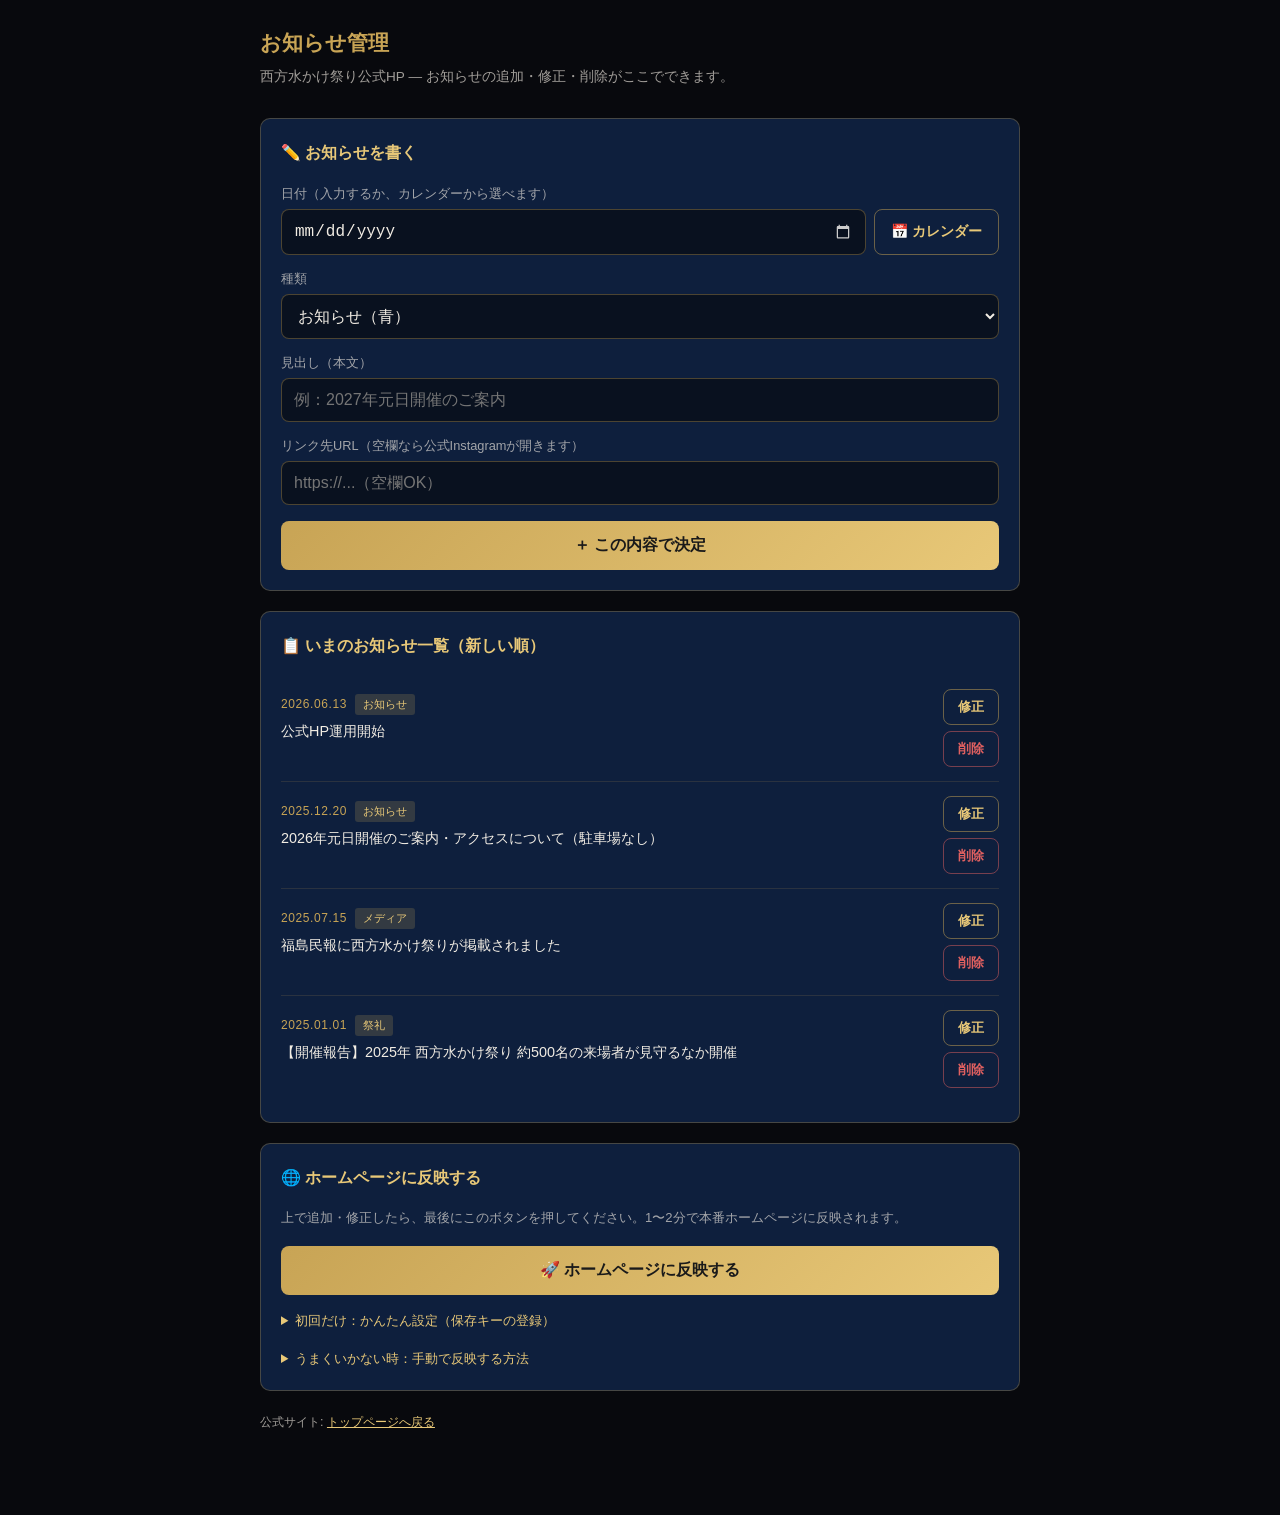
<file: admin.html>
<!DOCTYPE html>
<html lang="ja">
<head>
  <meta charset="UTF-8">
  <meta name="viewport" content="width=device-width, initial-scale=1.0">
  <meta name="robots" content="noindex, nofollow">
  <title>お知らせ管理 | 西方水かけ祭り</title>
  <style>
    :root {
      --black: #08090d; --navy: #0e1f3d; --gold: #c8a455; --gold-light: #e8c878;
      --white: #f2ede4; --sub: rgba(242,237,228,0.65); --ok: #4caf7d; --ng: #e06060;
    }
    * { box-sizing: border-box; margin: 0; padding: 0; }
    body {
      background: var(--black); color: var(--white);
      font-family: 'Hiragino Sans', 'Noto Sans JP', sans-serif;
      line-height: 1.8; padding: 24px 16px 80px;
    }
    .wrap { max-width: 760px; margin: 0 auto; }
    h1 { font-size: 1.3rem; color: var(--gold); margin-bottom: 4px; }
    .lead { font-size: 0.85rem; color: var(--sub); margin-bottom: 28px; }
    .card {
      background: var(--navy); border: 1px solid rgba(200,164,85,0.3);
      border-radius: 10px; padding: 20px; margin-bottom: 20px;
    }
    .card h2 { font-size: 1rem; color: var(--gold-light); margin-bottom: 14px; }
    label { display: block; font-size: 0.8rem; color: var(--sub); margin: 12px 0 4px; }
    input, select, textarea {
      width: 100%; padding: 12px; font-size: 16px; border-radius: 8px;
      border: 1px solid rgba(200,164,85,0.35); background: rgba(8,9,13,0.6); color: var(--white);
    }
    input:focus, select:focus { outline: 2px solid var(--gold); }
    button {
      font-size: 16px; padding: 14px 20px; border-radius: 8px; border: none;
      cursor: pointer; font-weight: 700; width: 100%; margin-top: 16px;
    }
    .btn-gold { background: linear-gradient(135deg, var(--gold), var(--gold-light)); color: #1a1a1a; }
    .btn-line { background: none; border: 1px solid rgba(200,164,85,0.5); color: var(--gold-light); }
    .btn-danger { background: none; border: 1px solid rgba(224,96,96,0.5); color: var(--ng); }
    .item {
      display: flex; gap: 10px; align-items: flex-start;
      border-bottom: 1px solid rgba(200,164,85,0.15); padding: 14px 0;
    }
    .item:last-child { border-bottom: none; }
    .item-main { flex: 1; min-width: 0; }
    .item-date { font-size: 0.75rem; color: var(--gold); letter-spacing: 0.05em; }
    .item-cat {
      display: inline-block; font-size: 0.68rem; padding: 1px 8px; border-radius: 3px;
      margin-left: 8px; background: rgba(200,164,85,0.2); color: var(--gold-light);
    }
    .item-title { font-size: 0.9rem; margin-top: 2px; word-break: break-all; }
    .item-btns { display: flex; flex-direction: column; gap: 6px; flex-shrink: 0; }
    .item-btns button { width: auto; margin: 0; padding: 8px 14px; font-size: 13px; }
    .note { font-size: 0.78rem; color: var(--sub); margin-top: 10px; }
    .msg { margin-top: 14px; padding: 12px; border-radius: 8px; font-size: 0.85rem; display: none; }
    .msg.ok { display: block; background: rgba(76,175,125,0.15); color: var(--ok); border: 1px solid rgba(76,175,125,0.4); }
    .msg.ng { display: block; background: rgba(224,96,96,0.12); color: var(--ng); border: 1px solid rgba(224,96,96,0.4); }
    details { margin-top: 14px; font-size: 0.82rem; color: var(--sub); }
    summary { cursor: pointer; color: var(--gold-light); }
    details ol { padding-left: 20px; margin-top: 8px; }
    details li { margin-bottom: 6px; }
    a { color: var(--gold-light); }
    .steps { font-size: 0.82rem; color: var(--sub); margin-top: 8px; }
    .editing-flag {
      display: none; background: rgba(200,164,85,0.15); border: 1px solid rgba(200,164,85,0.4);
      color: var(--gold-light); font-size: 0.8rem; padding: 8px 12px; border-radius: 6px; margin-bottom: 10px;
    }
    /* 日付欄＋カレンダー */
    .date-row { display: flex; gap: 8px; }
    .date-row input { flex: 1; }
    .date-btn { width: auto; margin: 0; padding: 12px 16px; font-size: 14px; white-space: nowrap; }
    input[type="date"]::-webkit-calendar-picker-indicator { filter: invert(0.8); cursor: pointer; }
    .cal {
      margin-top: 10px; padding: 14px;
      background: rgba(8,9,13,0.7); border: 1px solid rgba(200,164,85,0.4); border-radius: 10px;
    }
    .cal-head {
      display: flex; justify-content: space-between; align-items: center;
      margin-bottom: 10px; color: var(--gold-light); font-weight: 700;
    }
    .cal-nav {
      width: auto; margin: 0; padding: 6px 16px; font-size: 14px;
      background: none; border: 1px solid rgba(200,164,85,0.4); color: var(--gold-light); border-radius: 6px;
    }
    .cal-grid { display: grid; grid-template-columns: repeat(7, 1fr); gap: 4px; }
    .cal-grid .dow { text-align: center; font-size: 0.7rem; color: var(--sub); padding: 4px 0; }
    .cal-grid .dow.sun { color: var(--ng); }
    .cal-grid .dow.sat { color: #6aa6e8; }
    .cal-day {
      width: 100%; margin: 0; padding: 10px 0; font-size: 14px; font-weight: 400;
      background: none; border: 1px solid transparent; color: var(--white); border-radius: 6px;
    }
    .cal-day:hover { border-color: var(--gold); }
    .cal-day.today { border-color: rgba(200,164,85,0.5); color: var(--gold-light); font-weight: 700; }
    .cal-day.selected { background: linear-gradient(135deg, var(--gold), var(--gold-light)); color: #1a1a1a; font-weight: 700; }
    .cal-day.empty { visibility: hidden; }
    .cal-today {
      margin-top: 10px; padding: 8px; font-size: 13px;
      background: none; border: 1px solid rgba(200,164,85,0.4); color: var(--gold-light);
    }
  </style>
</head>
<body>
  <div class="wrap">
    <h1>お知らせ管理</h1>
    <p class="lead">西方水かけ祭り公式HP — お知らせの追加・修正・削除がここでできます。</p>

    <!-- 入力フォーム -->
    <div class="card">
      <h2 id="formTitle">✏️ お知らせを書く</h2>
      <div class="editing-flag" id="editingFlag">修正中です。内容を直して「この内容で決定」を押してください。</div>
      <label>日付（入力するか、カレンダーから選べます）</label>
      <div class="date-row">
        <input type="date" id="fDate">
        <button type="button" class="btn-line date-btn" onclick="toggleCal()">📅 カレンダー</button>
      </div>
      <div id="calPanel" class="cal" hidden>
        <div class="cal-head">
          <button type="button" class="cal-nav" onclick="calMove(-1)">◀</button>
          <span id="calTitle"></span>
          <button type="button" class="cal-nav" onclick="calMove(1)">▶</button>
        </div>
        <div class="cal-grid" id="calGrid"></div>
        <button type="button" class="cal-today" onclick="calToday()">今日を選ぶ</button>
      </div>
      <label>種類</label>
      <select id="fCat">
        <option value="お知らせ">お知らせ（青）</option>
        <option value="祭礼">祭礼（金）</option>
        <option value="メディア">メディア（赤）</option>
      </select>
      <label>見出し（本文）</label>
      <input type="text" id="fTitle" placeholder="例：2027年元日開催のご案内">
      <label>リンク先URL（空欄なら公式Instagramが開きます）</label>
      <input type="url" id="fUrl" placeholder="https://...（空欄OK）">
      <button class="btn-gold" id="btnAdd" onclick="addOrUpdate()">＋ この内容で決定</button>
      <button class="btn-line" id="btnCancel" onclick="cancelEdit()" style="display:none;">修正をやめる</button>
      <div class="msg" id="formMsg"></div>
    </div>

    <!-- 一覧 -->
    <div class="card">
      <h2>📋 いまのお知らせ一覧（新しい順）</h2>
      <div id="list"></div>
    </div>

    <!-- 公開 -->
    <div class="card">
      <h2>🌐 ホームページに反映する</h2>
      <p class="steps">上で追加・修正したら、最後にこのボタンを押してください。1〜2分で本番ホームページに反映されます。</p>
      <button class="btn-gold" onclick="publish()">🚀 ホームページに反映する</button>
      <div class="msg" id="pubMsg"></div>

      <details>
        <summary>初回だけ：かんたん設定（保存キーの登録）</summary>
        <ol>
          <li><a href="https://github.com/settings/tokens/new?scopes=repo&description=mizukake-news" target="_blank" rel="noopener">ここをクリック</a>（GitHubのキー発行ページが開きます。ログインを求められたらログイン）</li>
          <li>一番下の緑のボタン「Generate token」を押す</li>
          <li>表示された <strong>ghp_ で始まる文字列</strong> をコピーして、下の欄に貼り付けて「保存」</li>
        </ol>
        <label>保存キー（この端末に記憶されます）</label>
        <input type="password" id="fToken" placeholder="ghp_xxxxxxxx">
        <button class="btn-line" onclick="saveToken()">保存キーを記憶する</button>
        <p class="note">⚠ キーは他人に教えないでください。この端末のブラウザにだけ保存されます。</p>
      </details>

      <details>
        <summary>うまくいかない時：手動で反映する方法</summary>
        <ol>
          <li>下の「① 内容をコピー」を押す</li>
          <li>「② GitHubの編集ページを開く」を押す</li>
          <li>開いたページの文章を全部消して、貼り付け（Cmd+A → Cmd+V）</li>
          <li>右上の緑「Commit changes...」→ もう一度緑のボタンを押す</li>
        </ol>
        <button class="btn-line" onclick="copyData()">① 内容をコピー</button>
        <button class="btn-line" onclick="window.open('https://github.com/nisikatamizukake/nisikatamizukake.github.io/edit/main/js/news-data.js', '_blank')">② GitHubの編集ページを開く</button>
      </details>
    </div>

    <p class="note">公式サイト: <a href="index.html">トップページへ戻る</a></p>
  </div>

  <script>
    const REPO = 'nisikatamizukake/nisikatamizukake.github.io';
    const PATH = 'js/news-data.js';
    let items = [];
    let editIndex = -1;

    const $ = (id) => document.getElementById(id);
    const CAT_OK = ['祭礼', 'お知らせ', 'メディア'];

    function renderList() {
      const list = $('list');
      list.innerHTML = '';
      if (!items.length) {
        list.innerHTML = '<p class="note">お知らせはまだありません。</p>';
        return;
      }
      items.forEach((it, i) => {
        const row = document.createElement('div');
        row.className = 'item';
        const main = document.createElement('div');
        main.className = 'item-main';
        main.innerHTML = `<span class="item-date">${it.date.replaceAll('-', '.')}</span><span class="item-cat">${it.category}</span><div class="item-title"></div>`;
        main.querySelector('.item-title').textContent = it.title;
        const btns = document.createElement('div');
        btns.className = 'item-btns';
        const be = document.createElement('button');
        be.className = 'btn-line'; be.textContent = '修正';
        be.onclick = () => startEdit(i);
        const bd = document.createElement('button');
        bd.className = 'btn-danger'; bd.textContent = '削除';
        bd.onclick = () => removeItem(i);
        btns.append(be, bd);
        row.append(main, btns);
        list.appendChild(row);
      });
    }

    function showMsg(id, ok, text) {
      const el = $(id);
      el.className = 'msg ' + (ok ? 'ok' : 'ng');
      el.textContent = text;
    }

    function addOrUpdate() {
      const date = $('fDate').value;
      const category = $('fCat').value;
      const title = $('fTitle').value.trim();
      const url = $('fUrl').value.trim();
      if (!date)  return showMsg('formMsg', false, '日付を選んでください。');
      if (!title) return showMsg('formMsg', false, '見出しを入力してください。');
      const item = { date, category: CAT_OK.includes(category) ? category : 'お知らせ', title, url };
      if (editIndex >= 0) {
        items[editIndex] = item;
        showMsg('formMsg', true, '修正しました。最後に「ホームページに反映する」を押してください。');
      } else {
        items.push(item);
        showMsg('formMsg', true, '追加しました。最後に「ホームページに反映する」を押してください。');
      }
      items.sort((a, b) => b.date.localeCompare(a.date));
      cancelEdit(true);
      renderList();
    }

    function startEdit(i) {
      editIndex = i;
      const it = items[i];
      $('fDate').value = it.date;
      $('fCat').value = it.category;
      $('fTitle').value = it.title;
      $('fUrl').value = it.url || '';
      $('formTitle').textContent = '✏️ お知らせを修正する';
      $('editingFlag').style.display = 'block';
      $('btnCancel').style.display = 'block';
      window.scrollTo({ top: 0, behavior: 'smooth' });
    }

    function cancelEdit(keepMsg) {
      editIndex = -1;
      $('fDate').value = '';
      $('fTitle').value = '';
      $('fUrl').value = '';
      $('formTitle').textContent = '✏️ お知らせを書く';
      $('editingFlag').style.display = 'none';
      $('btnCancel').style.display = 'none';
      if (!keepMsg) $('formMsg').className = 'msg';
    }

    function removeItem(i) {
      if (!confirm(`「${items[i].title}」を削除しますか？\n（最後に「ホームページに反映する」を押すまで本番には反映されません）`)) return;
      items.splice(i, 1);
      renderList();
      showMsg('formMsg', true, '削除しました。最後に「ホームページに反映する」を押してください。');
    }

    function generateFile() {
      const esc = (s) => String(s).replace(/\\/g, '\\\\').replace(/"/g, '\\"');
      const lines = items.map((it) =>
        `  {\n    date: "${esc(it.date)}",\n    category: "${esc(it.category)}",\n    title: "${esc(it.title)}",\n    url: "${esc(it.url || '')}",\n  },`
      ).join('\n');
      return `/* ============================================================
   お知らせデータ
   ============================================================
   このファイルは管理ページ（admin.html）から自動生成できます。
   直接編集する場合の形式:
   { date: "2026-01-01", category: "祭礼", title: "見出し", url: "" },
   - category は "祭礼" / "お知らせ" / "メディア"
   - 日付から30日間は自動で NEW が表示されます
   ============================================================ */

const NEWS_ITEMS = [
${lines}
];
`;
    }

    function copyData() {
      navigator.clipboard.writeText(generateFile())
        .then(() => showMsg('pubMsg', true, 'コピーしました。続けて「②」のボタンを押してください。'))
        .catch(() => showMsg('pubMsg', false, 'コピーできませんでした。'));
    }

    function saveToken() {
      const t = $('fToken').value.trim();
      if (!t) return showMsg('pubMsg', false, 'キーを入力してください。');
      localStorage.setItem('mizukake_token', t);
      showMsg('pubMsg', true, '保存キーを記憶しました。次回から「ホームページに反映する」だけでOKです。');
    }

    async function publish() {
      const token = localStorage.getItem('mizukake_token') || $('fToken').value.trim();
      if (!token) {
        showMsg('pubMsg', false, '初回だけ設定が必要です。下の「初回だけ：かんたん設定」を開いて、手順どおりに保存キーを登録してください。');
        return;
      }
      showMsg('pubMsg', true, '反映中です。そのままお待ちください…');
      try {
        const headers = {
          'Authorization': 'Bearer ' + token,
          'Accept': 'application/vnd.github+json',
        };
        const getRes = await fetch(`https://api.github.com/repos/${REPO}/contents/${PATH}`, { headers });
        if (!getRes.ok) throw new Error('現在のファイルを取得できませんでした（キーが正しいか確認してください）');
        const { sha } = await getRes.json();
        const content = btoa(unescape(encodeURIComponent(generateFile())));
        const putRes = await fetch(`https://api.github.com/repos/${REPO}/contents/${PATH}`, {
          method: 'PUT',
          headers,
          body: JSON.stringify({ message: 'お知らせ更新（管理ページから）', content, sha }),
        });
        if (!putRes.ok) throw new Error('保存に失敗しました（キーの権限を確認してください）');
        showMsg('pubMsg', true, '✅ 反映しました！1〜2分後にホームページに表示されます。');
      } catch (e) {
        showMsg('pubMsg', false, '❌ ' + e.message + '　うまくいかない場合は「手動で反映する方法」をお試しください。');
      }
    }

    /* ---------- カレンダー ---------- */
    let calYear, calMonth; // monthは0始まり

    function pad(n) { return String(n).padStart(2, '0'); }
    function dateStr(y, m, d) { return `${y}-${pad(m + 1)}-${pad(d)}`; }

    function toggleCal() {
      const panel = $('calPanel');
      if (panel.hidden) {
        const v = $('fDate').value;
        const base = v ? new Date(v + 'T00:00:00') : new Date();
        calYear = base.getFullYear();
        calMonth = base.getMonth();
        renderCal();
        panel.hidden = false;
      } else {
        panel.hidden = true;
      }
    }

    function calMove(diff) {
      calMonth += diff;
      if (calMonth < 0)  { calMonth = 11; calYear--; }
      if (calMonth > 11) { calMonth = 0;  calYear++; }
      renderCal();
    }

    function calToday() {
      const t = new Date();
      $('fDate').value = dateStr(t.getFullYear(), t.getMonth(), t.getDate());
      $('calPanel').hidden = true;
    }

    function pickDay(d) {
      $('fDate').value = dateStr(calYear, calMonth, d);
      $('calPanel').hidden = true;
    }

    function renderCal() {
      $('calTitle').textContent = `${calYear}年 ${calMonth + 1}月`;
      const grid = $('calGrid');
      grid.innerHTML = '';
      ['日', '月', '火', '水', '木', '金', '土'].forEach((w, i) => {
        const el = document.createElement('div');
        el.className = 'dow' + (i === 0 ? ' sun' : i === 6 ? ' sat' : '');
        el.textContent = w;
        grid.appendChild(el);
      });
      const first = new Date(calYear, calMonth, 1).getDay();
      const days  = new Date(calYear, calMonth + 1, 0).getDate();
      const today = new Date();
      const todayStr = dateStr(today.getFullYear(), today.getMonth(), today.getDate());
      const selected = $('fDate').value;
      for (let i = 0; i < first; i++) {
        const el = document.createElement('button');
        el.className = 'cal-day empty';
        el.type = 'button';
        grid.appendChild(el);
      }
      for (let d = 1; d <= days; d++) {
        const el = document.createElement('button');
        el.type = 'button';
        const ds = dateStr(calYear, calMonth, d);
        el.className = 'cal-day' + (ds === todayStr ? ' today' : '') + (ds === selected ? ' selected' : '');
        el.textContent = d;
        el.onclick = () => pickDay(d);
        grid.appendChild(el);
      }
    }

    /* ---------- 最新データの読み込み（キャッシュ無効） ----------
       古いキャッシュを土台に編集して新しい更新を上書きしないよう、
       一覧は必ずサーバーの最新ファイルから取得する。 */
    (function loadLatest() {
      fetch(PATH + '?t=' + Date.now(), { cache: 'no-store' })
        .then((r) => { if (!r.ok) throw new Error(r.status); return r.text(); })
        .then((code) => {
          items = new Function(code + ';\nreturn NEWS_ITEMS;')()
            .sort((a, b) => b.date.localeCompare(a.date));
          renderList();
        })
        .catch(() => {
          renderList();
          showMsg('formMsg', false, 'お知らせの読み込みに失敗しました。ページを再読み込みしてください。');
        });
    })();
  </script>
</body>
</html>
</file>
<file: css/style.css>
/* ============================================================
   西方水かけ祭り 公式HP — style.css
   ============================================================ */

/* ---------- Google Fonts ---------- */
@import url('https://fonts.googleapis.com/css2?family=Noto+Serif+JP:wght@400;700;900&family=Cormorant+Garamond:ital,wght@0,400;0,600;1,400;1,600&display=swap');

/* ---------- CSS Variables ---------- */
:root {
  --black:      #08090d;
  --dark-navy:  #0e1f3d;
  --navy:       #1a3a6b;
  --water:      #3a7bd5;
  --water-light:#5a9ae0;
  --gold:       #c8a455;
  --gold-light: #e8c878;
  --white:      #f2ede4;
  --white-sub:  rgba(242,237,228,0.65);
  --crimson:    #8b1a1a;
  --font-ja:    'Noto Serif JP', serif;
  --font-en:    'Cormorant Garamond', serif;
  --transition: 0.4s cubic-bezier(0.25,0.8,0.25,1);
  --radius:     4px;
}

/* ---------- Reset & Base ---------- */
*, *::before, *::after { box-sizing: border-box; margin: 0; padding: 0; }

html { scroll-behavior: smooth; font-size: 16px; }

body {
  background: var(--black);
  color: var(--white);
  font-family: var(--font-ja);
  line-height: 1.8;
  overflow-x: hidden;
}

a { color: inherit; text-decoration: none; }
img { max-width: 100%; display: block; }

/* ---------- Utility ---------- */
.container {
  width: 90%;
  max-width: 1100px;
  margin: 0 auto;
}

.section { padding: 100px 0; }
.section-label {
  font-family: var(--font-en);
  font-style: italic;
  font-size: 0.8rem;
  letter-spacing: 0.35em;
  color: var(--gold);
  margin-bottom: 0.5rem;
  text-transform: uppercase;
}
.section-title {
  font-size: clamp(1.8rem, 4vw, 2.8rem);
  font-weight: 900;
  line-height: 1.3;
  color: var(--white);
}
.section-title .gold { color: var(--gold); }

/* ---------- Scroll Reveal ---------- */
.reveal {
  opacity: 0;
  transform: translateY(32px);
  transition: opacity 0.7s var(--transition), transform 0.7s var(--transition);
}
.reveal.visible {
  opacity: 1;
  transform: translateY(0);
}
.reveal-left {
  opacity: 0;
  transform: translateX(-32px);
  transition: opacity 0.7s var(--transition), transform 0.7s var(--transition);
}
.reveal-left.visible { opacity: 1; transform: translateX(0); }
.reveal-right {
  opacity: 0;
  transform: translateX(32px);
  transition: opacity 0.7s var(--transition), transform 0.7s var(--transition);
}
.reveal-right.visible { opacity: 1; transform: translateX(0); }

/* ---------- Navigation ---------- */
#navbar {
  position: fixed;
  top: 0; left: 0; right: 0;
  z-index: 1000;
  padding: 20px 0;
  transition: background var(--transition), padding var(--transition), backdrop-filter var(--transition);
}
#navbar.scrolled {
  background: rgba(8,9,13,0.92);
  backdrop-filter: blur(12px);
  padding: 12px 0;
  border-bottom: 1px solid rgba(200,164,85,0.2);
}
.nav-inner {
  display: flex;
  align-items: center;
  justify-content: space-between;
  gap: 24px;
}
.nav-logo {
  display: flex;
  flex-direction: column;
  gap: 2px;
  cursor: pointer;
  white-space: nowrap;
}
.nav-logo-ja {
  font-size: 1.15rem;
  font-weight: 900;
  color: var(--gold);
  letter-spacing: 0.1em;
  line-height: 1;
}
.nav-logo-en {
  font-family: var(--font-en);
  font-size: 0.62rem;
  letter-spacing: 0.28em;
  color: var(--white-sub);
  text-transform: uppercase;
}
.nav-links {
  display: flex;
  align-items: center;
  gap: 32px;
  list-style: none;
}
.nav-links a {
  font-size: 0.82rem;
  letter-spacing: 0.15em;
  color: var(--white-sub);
  transition: color var(--transition);
  position: relative;
  white-space: nowrap;
}
.nav-links a::after {
  content: '';
  position: absolute;
  bottom: -4px; left: 0;
  width: 0; height: 1px;
  background: var(--gold);
  transition: width var(--transition);
}
.nav-links a:hover { color: var(--gold); }
.nav-links a:hover::after { width: 100%; }
.nav-sns a {
  color: var(--white-sub);
  transition: color var(--transition);
}
.nav-sns a:hover { color: var(--gold); }
.nav-sns svg { width: 20px; height: 20px; }
.nav-burger {
  display: none;
  flex-direction: column;
  gap: 5px;
  cursor: pointer;
  padding: 4px;
}
.nav-burger span {
  display: block;
  width: 24px; height: 2px;
  background: var(--white);
  transition: var(--transition);
}

/* ---------- Mobile Menu ---------- */
.mobile-menu {
  display: none;
  position: fixed;
  inset: 0;
  background: rgba(8,9,13,0.97);
  z-index: 999;
  flex-direction: column;
  align-items: center;
  justify-content: center;
  gap: 40px;
}
.mobile-menu.open { display: flex; }
.mobile-menu a {
  font-size: 1.4rem;
  font-weight: 700;
  letter-spacing: 0.15em;
  color: var(--white-sub);
  transition: color var(--transition);
}
.mobile-menu a:hover { color: var(--gold); }
.mobile-menu-close {
  position: absolute;
  top: 24px; right: 24px;
  font-size: 2rem;
  color: var(--white-sub);
  cursor: pointer;
  background: none;
  border: none;
  color: var(--white);
  line-height: 1;
}

/* ============================================================
   HERO
   ============================================================ */
#hero {
  position: relative;
  height: 100vh;
  min-height: 600px;
  display: flex;
  align-items: center;
  justify-content: center;
  overflow: hidden;
  background: var(--black);
}

/* 青海波パターン背景 */
.hero-bg {
  position: absolute;
  inset: 0;
  background:
    radial-gradient(ellipse at 50% 120%, rgba(26,58,107,0.5) 0%, transparent 65%),
    radial-gradient(ellipse at 100% 0%, rgba(58,123,213,0.15) 0%, transparent 50%),
    var(--black);
}
.hero-bg::before {
  content: '';
  position: absolute;
  inset: 0;
  background-image:
    radial-gradient(circle at 0 100%, transparent 38px, rgba(58,123,213,0.07) 39px, transparent 40px),
    radial-gradient(circle at 100% 100%, transparent 38px, rgba(58,123,213,0.07) 39px, transparent 40px);
  background-size: 80px 40px;
  opacity: 0.5;
}

/* 波紋アニメーション */
.ripple-container {
  position: absolute;
  inset: 0;
  pointer-events: none;
}
.ripple {
  position: absolute;
  border-radius: 50%;
  border: 1px solid rgba(58,123,213,0.35);
  animation: rippleOut 6s ease-out infinite;
  transform: translate(-50%, -50%) scale(0);
}
.ripple:nth-child(1) { width: 200px; height: 200px; left: 50%; top: 60%; animation-delay: 0s; }
.ripple:nth-child(2) { width: 400px; height: 400px; left: 30%; top: 70%; animation-delay: 1.5s; }
.ripple:nth-child(3) { width: 300px; height: 300px; left: 70%; top: 55%; animation-delay: 3s; }
.ripple:nth-child(4) { width: 150px; height: 150px; left: 20%; top: 40%; animation-delay: 4.5s; }
.ripple:nth-child(5) { width: 500px; height: 500px; left: 60%; top: 80%; animation-delay: 2s; }

@keyframes rippleOut {
  0%   { transform: translate(-50%,-50%) scale(0); opacity: 0.8; }
  100% { transform: translate(-50%,-50%) scale(3); opacity: 0; }
}

/* 縦線装飾 */
.hero-vline {
  position: absolute;
  width: 1px;
  background: linear-gradient(to bottom, transparent, rgba(200,164,85,0.4), transparent);
  animation: vlineFade 3s ease-in-out infinite alternate;
}
.hero-vline:nth-child(1) { height: 40%; left: 12%; top: 30%; animation-delay: 0s; }
.hero-vline:nth-child(2) { height: 60%; right: 12%; top: 20%; animation-delay: 1s; }

@keyframes vlineFade {
  0%   { opacity: 0.3; }
  100% { opacity: 0.8; }
}

.hero-content {
  position: relative;
  z-index: 10;
  text-align: center;
  padding: 0 20px;
}
.hero-year {
  font-family: var(--font-en);
  font-style: italic;
  font-size: clamp(0.7rem, 1.5vw, 0.9rem);
  letter-spacing: 0.4em;
  color: var(--gold);
  margin-bottom: 1.5rem;
  opacity: 0;
  animation: fadeUp 1s 0.3s ease forwards;
}
.hero-title-main {
  font-size: clamp(3rem, 10vw, 7rem);
  font-weight: 900;
  line-height: 1.1;
  background: linear-gradient(135deg, var(--white) 0%, var(--gold-light) 50%, var(--white) 100%);
  -webkit-background-clip: text;
  -webkit-text-fill-color: transparent;
  background-clip: text;
  margin-bottom: 0.4rem;
  opacity: 0;
  animation: fadeUp 1s 0.5s ease forwards;
  letter-spacing: 0.08em;
}
.hero-title-sub {
  font-family: var(--font-en);
  font-style: italic;
  font-size: clamp(0.85rem, 2vw, 1.1rem);
  letter-spacing: 0.5em;
  color: var(--white-sub);
  margin-bottom: 2.5rem;
  opacity: 0;
  animation: fadeUp 1s 0.7s ease forwards;
  text-transform: uppercase;
}
.hero-divider {
  width: 60px;
  height: 1px;
  background: var(--gold);
  margin: 0 auto 2rem;
  opacity: 0;
  animation: fadeUp 1s 0.9s ease forwards;
}
.hero-copy {
  font-size: clamp(0.85rem, 2vw, 1rem);
  color: var(--white-sub);
  line-height: 2;
  margin-bottom: 3rem;
  opacity: 0;
  animation: fadeUp 1s 1.1s ease forwards;
}
.hero-copy .em {
  color: var(--gold-light);
  font-weight: 700;
}
.hero-btns {
  display: flex;
  gap: 16px;
  justify-content: center;
  flex-wrap: wrap;
  opacity: 0;
  animation: fadeUp 1s 1.3s ease forwards;
}

.btn {
  display: inline-flex;
  align-items: center;
  gap: 8px;
  padding: 14px 32px;
  font-family: var(--font-ja);
  font-size: 0.85rem;
  font-weight: 700;
  letter-spacing: 0.15em;
  border-radius: var(--radius);
  cursor: pointer;
  border: none;
  transition: var(--transition);
  position: relative;
  overflow: hidden;
}
.btn::before {
  content: '';
  position: absolute;
  inset: 0;
  background: rgba(255,255,255,0.1);
  transform: scaleX(0);
  transform-origin: left;
  transition: transform 0.35s ease;
}
.btn:hover::before { transform: scaleX(1); }

.btn-primary {
  background: var(--gold);
  color: var(--black);
}
.btn-primary:hover {
  background: var(--gold-light);
  transform: translateY(-2px);
  box-shadow: 0 8px 24px rgba(200,164,85,0.4);
}
.btn-outline {
  background: transparent;
  color: var(--white);
  border: 1px solid rgba(200,164,85,0.5);
}
.btn-outline:hover {
  border-color: var(--gold);
  color: var(--gold);
  transform: translateY(-2px);
}
.btn-water {
  background: var(--water);
  color: var(--white);
}
.btn-water:hover {
  background: var(--water-light);
  transform: translateY(-2px);
  box-shadow: 0 8px 24px rgba(58,123,213,0.4);
}

/* スクロール矢印 */
.hero-scroll {
  position: absolute;
  bottom: 32px;
  left: 50%;
  transform: translateX(-50%);
  display: flex;
  flex-direction: column;
  align-items: center;
  gap: 8px;
  opacity: 0;
  animation: fadeIn 1s 2s ease forwards;
}
.hero-scroll span {
  font-family: var(--font-en);
  font-size: 0.65rem;
  letter-spacing: 0.4em;
  color: var(--white-sub);
}
.scroll-arrow {
  width: 20px; height: 20px;
  border-right: 1px solid var(--gold);
  border-bottom: 1px solid var(--gold);
  transform: rotate(45deg);
  animation: bounce 1.5s ease infinite;
}
@keyframes bounce {
  0%,100% { transform: rotate(45deg) translateY(0); }
  50%      { transform: rotate(45deg) translateY(4px); }
}
@keyframes fadeUp {
  from { opacity: 0; transform: translateY(20px); }
  to   { opacity: 1; transform: translateY(0); }
}
@keyframes fadeIn {
  to { opacity: 1; }
}

/* ============================================================
   NEWS
   ============================================================ */
#news {
  background: #0d0f15;
  border-top: 1px solid rgba(200,164,85,0.15);
  border-bottom: 1px solid rgba(200,164,85,0.15);
}
.news-header {
  display: flex;
  align-items: baseline;
  justify-content: space-between;
  margin-bottom: 32px;
}
.news-more {
  font-family: var(--font-en);
  font-size: 0.8rem;
  letter-spacing: 0.25em;
  color: var(--gold);
  border-bottom: 1px solid var(--gold);
  padding-bottom: 2px;
  transition: opacity var(--transition);
}
.news-more:hover { opacity: 0.7; }
.news-list { display: flex; flex-direction: column; gap: 0; }
.news-item {
  display: grid;
  grid-template-columns: 100px 90px 1fr;
  align-items: center;
  gap: 16px;
  padding: 18px 0;
  border-bottom: 1px solid rgba(255,255,255,0.06);
  transition: background var(--transition), padding-left var(--transition);
}
.news-item:hover {
  background: rgba(200,164,85,0.04);
  padding-left: 12px;
}
.news-date {
  font-family: var(--font-en);
  font-size: 0.82rem;
  color: var(--white-sub);
  letter-spacing: 0.05em;
}
.news-badge {
  display: inline-block;
  padding: 2px 10px;
  font-size: 0.7rem;
  letter-spacing: 0.1em;
  border-radius: 2px;
  font-weight: 700;
  text-align: center;
}
.badge-event  { background: rgba(200,164,85,0.2); color: var(--gold); }
.badge-info   { background: rgba(58,123,213,0.2); color: var(--water-light); }
.badge-media  { background: rgba(139,26,26,0.2); color: #e06060; }
.news-title   { font-size: 0.9rem; color: var(--white-sub); }
.news-item:hover .news-title { color: var(--white); }

/* NEW バッジ（投稿30日以内に自動表示） */
.news-new {
  display: inline-block;
  margin-right: 8px;
  padding: 1px 8px;
  font-family: var(--font-en);
  font-size: 0.62rem;
  font-weight: 600;
  letter-spacing: 0.18em;
  color: var(--black);
  background: linear-gradient(135deg, var(--gold) 0%, var(--gold-light) 100%);
  border-radius: 2px;
  vertical-align: 2px;
  animation: newPulse 2.4s ease-in-out infinite;
}
@keyframes newPulse {
  0%, 100% { opacity: 1; }
  50%      { opacity: 0.55; }
}

/* すべてのお知らせを見る ボタン */
.news-toggle-wrap { text-align: center; margin-top: 28px; }
.news-toggle {
  background: none;
  border: 1px solid rgba(200,164,85,0.4);
  color: var(--white-sub);
  font-family: var(--font-ja);
  font-size: 0.82rem;
  letter-spacing: 0.15em;
  padding: 10px 32px;
  border-radius: var(--radius);
  cursor: pointer;
  transition: border-color var(--transition), color var(--transition);
}
.news-toggle:hover { border-color: var(--gold); color: var(--gold); }

/* ============================================================
   ABOUT
   ============================================================ */
#about { background: var(--black); }
.about-grid {
  display: grid;
  grid-template-columns: 1fr 1fr;
  gap: 80px;
  align-items: center;
}
.about-text-block { }
.about-lead {
  font-size: clamp(1rem, 2vw, 1.1rem);
  color: var(--white);
  line-height: 2.2;
  margin: 28px 0;
}
.about-badge {
  display: inline-flex;
  align-items: center;
  gap: 8px;
  padding: 6px 16px;
  border: 1px solid var(--gold);
  border-radius: 2px;
  font-size: 0.78rem;
  letter-spacing: 0.12em;
  color: var(--gold);
  margin-bottom: 24px;
}

.about-keys {
  display: grid;
  grid-template-columns: 1fr;
  gap: 16px;
  margin-top: 32px;
}
.key-card {
  display: flex;
  align-items: flex-start;
  gap: 20px;
  padding: 20px 24px;
  background: rgba(26,58,107,0.25);
  border-left: 3px solid var(--gold);
  border-radius: 0 var(--radius) var(--radius) 0;
  transition: background var(--transition), transform var(--transition);
}
.key-card:hover {
  background: rgba(26,58,107,0.45);
  transform: translateX(4px);
}
.key-icon {
  font-size: 1.8rem;
  line-height: 1;
  flex-shrink: 0;
}
.key-label {
  font-size: 0.72rem;
  letter-spacing: 0.2em;
  color: var(--gold);
  margin-bottom: 4px;
}
.key-title {
  font-size: 1.05rem;
  font-weight: 700;
  color: var(--white);
  margin-bottom: 4px;
}
.key-desc {
  font-size: 0.82rem;
  color: var(--white-sub);
  line-height: 1.7;
}

/* 右側装飾パネル */
.about-visual {
  position: relative;
  display: flex;
  align-items: center;
  justify-content: center;
  height: 480px;
}
.about-water-kanji {
  font-size: clamp(10rem, 18vw, 16rem);
  font-weight: 900;
  color: rgba(26,58,107,0.4);
  position: absolute;
  inset: 0;
  display: flex;
  align-items: center;
  justify-content: center;
  line-height: 1;
  user-select: none;
}
.about-facts {
  position: relative;
  z-index: 2;
  display: grid;
  grid-template-columns: 1fr 1fr;
  gap: 16px;
  width: 100%;
}
.fact-box {
  background: rgba(14,31,61,0.8);
  border: 1px solid rgba(200,164,85,0.2);
  border-radius: var(--radius);
  padding: 24px 20px;
  text-align: center;
  transition: border-color var(--transition), transform var(--transition);
}
.fact-box:hover {
  border-color: var(--gold);
  transform: translateY(-4px);
}
.fact-number {
  font-family: var(--font-en);
  font-size: 2.2rem;
  font-weight: 600;
  color: var(--gold);
  line-height: 1;
  margin-bottom: 8px;
}
.fact-number sup {
  font-size: 1rem;
  vertical-align: super;
}
.fact-label {
  font-size: 0.78rem;
  color: var(--white-sub);
  letter-spacing: 0.1em;
}

/* ============================================================
   HISTORY
   ============================================================ */
#history {
  background: var(--dark-navy);
  position: relative;
  overflow: hidden;
}
/* 青海波背景 */
#history::before {
  content: '';
  position: absolute;
  inset: 0;
  background-image:
    radial-gradient(circle at 0 100%, transparent 38px, rgba(58,123,213,0.05) 39px, transparent 40px),
    radial-gradient(circle at 100% 100%, transparent 38px, rgba(58,123,213,0.05) 39px, transparent 40px);
  background-size: 80px 40px;
  pointer-events: none;
}
.history-header { text-align: center; margin-bottom: 72px; }
.timeline { position: relative; max-width: 700px; margin: 0 auto; }
.timeline::before {
  content: '';
  position: absolute;
  left: 32px;
  top: 0; bottom: 0;
  width: 1px;
  background: linear-gradient(to bottom, transparent, var(--gold), transparent);
}
.timeline-item {
  display: flex;
  gap: 32px;
  margin-bottom: 56px;
  position: relative;
}
.timeline-dot {
  flex-shrink: 0;
  width: 64px;
  display: flex;
  align-items: flex-start;
  padding-top: 4px;
  position: relative;
  z-index: 1;
}
.timeline-dot-inner {
  width: 12px;
  height: 12px;
  border-radius: 50%;
  background: var(--gold);
  margin: 0 auto;
  box-shadow: 0 0 0 4px rgba(200,164,85,0.2);
  transition: box-shadow var(--transition);
}
.timeline-item:hover .timeline-dot-inner {
  box-shadow: 0 0 0 8px rgba(200,164,85,0.2);
}
.timeline-body { flex: 1; }
.timeline-era {
  font-family: var(--font-en);
  font-style: italic;
  font-size: 0.78rem;
  color: var(--gold);
  letter-spacing: 0.25em;
  margin-bottom: 6px;
}
.timeline-title {
  font-size: 1.1rem;
  font-weight: 700;
  color: var(--white);
  margin-bottom: 10px;
}
.timeline-desc {
  font-size: 0.88rem;
  color: var(--white-sub);
  line-height: 1.9;
}

/* ============================================================
   FESTIVAL FLOW
   ============================================================ */
#flow { background: var(--black); }
.flow-header { text-align: center; margin-bottom: 64px; }
.flow-steps {
  display: grid;
  grid-template-columns: repeat(5, 1fr);
  gap: 0;
  position: relative;
}
.flow-steps::before {
  content: '';
  position: absolute;
  top: 36px;
  left: 10%;
  right: 10%;
  height: 1px;
  background: linear-gradient(to right, transparent, rgba(200,164,85,0.4), transparent);
}
.flow-step {
  display: flex;
  flex-direction: column;
  align-items: center;
  text-align: center;
  padding: 0 16px;
  position: relative;
}
.flow-num {
  width: 72px;
  height: 72px;
  border-radius: 50%;
  background: var(--dark-navy);
  border: 1px solid rgba(200,164,85,0.4);
  display: flex;
  align-items: center;
  justify-content: center;
  flex-direction: column;
  margin-bottom: 20px;
  position: relative;
  z-index: 1;
  transition: background var(--transition), border-color var(--transition), transform var(--transition);
}
.flow-step:hover .flow-num {
  background: var(--navy);
  border-color: var(--gold);
  transform: scale(1.08);
}
.flow-num-text {
  font-family: var(--font-en);
  font-size: 0.6rem;
  letter-spacing: 0.2em;
  color: var(--gold);
}
.flow-num-icon { font-size: 1.4rem; }
.flow-step-title {
  font-size: 0.9rem;
  font-weight: 700;
  color: var(--white);
  margin-bottom: 10px;
  letter-spacing: 0.05em;
}
.flow-step-desc {
  font-size: 0.78rem;
  color: var(--white-sub);
  line-height: 1.8;
}

/* ============================================================
   GALLERY / SNS
   ============================================================ */
#gallery {
  background: #0a0c11;
  text-align: center;
}
.gallery-header { margin-bottom: 48px; }
.gallery-sns-card {
  max-width: 560px;
  margin: 0 auto;
  background: linear-gradient(135deg, rgba(14,31,61,0.8) 0%, rgba(26,58,107,0.4) 100%);
  border: 1px solid rgba(200,164,85,0.2);
  border-radius: 8px;
  padding: 48px 40px;
  display: flex;
  flex-direction: column;
  align-items: center;
  gap: 20px;
  transition: border-color var(--transition), transform var(--transition);
}
.gallery-sns-card:hover {
  border-color: rgba(200,164,85,0.5);
  transform: translateY(-4px);
}
.gallery-sns-icon svg {
  width: 52px; height: 52px;
  color: var(--gold);
}
.gallery-sns-handle {
  font-family: var(--font-en);
  font-size: 1.3rem;
  color: var(--white);
  letter-spacing: 0.08em;
}
.gallery-sns-desc {
  font-size: 0.88rem;
  color: var(--white-sub);
  line-height: 1.9;
}
.gallery-sns-btn {
  display: inline-flex;
  align-items: center;
  gap: 8px;
  padding: 12px 28px;
  background: linear-gradient(135deg, #833ab4 0%, #fd1d1d 50%, #fcb045 100%);
  color: #fff;
  font-size: 0.85rem;
  font-weight: 700;
  letter-spacing: 0.1em;
  border-radius: 50px;
  transition: opacity var(--transition), transform var(--transition);
}
.gallery-sns-btn:hover { opacity: 0.85; transform: translateY(-2px); }

/* ============================================================
   DONATE / SUPPORT
   ============================================================ */
#support {
  background: var(--dark-navy);
  position: relative;
  overflow: hidden;
}
#support::after {
  content: '';
  position: absolute;
  bottom: 0; left: 0; right: 0;
  height: 200px;
  background: linear-gradient(to top, rgba(8,9,13,0.6), transparent);
  pointer-events: none;
}
.support-header { text-align: center; margin-bottom: 64px; }
.support-copy {
  font-family: var(--font-en);
  font-style: italic;
  font-size: clamp(1.2rem, 3vw, 1.8rem);
  color: var(--gold-light);
  margin-top: 12px;
  letter-spacing: 0.05em;
}
.support-grid {
  display: grid;
  grid-template-columns: repeat(3, 1fr);
  gap: 24px;
  margin-bottom: 56px;
}
.support-card {
  background: rgba(8,9,13,0.5);
  border: 1px solid rgba(200,164,85,0.15);
  border-radius: var(--radius);
  padding: 32px 24px;
  text-align: center;
  transition: border-color var(--transition), transform var(--transition);
}
.support-card:hover {
  border-color: var(--gold);
  transform: translateY(-4px);
}
.support-icon { font-size: 2.5rem; margin-bottom: 16px; }
.support-card-title {
  font-size: 1rem;
  font-weight: 700;
  color: var(--white);
  margin-bottom: 10px;
}
.support-card-desc {
  font-size: 0.82rem;
  color: var(--white-sub);
  line-height: 1.8;
}
.support-actions {
  display: flex;
  flex-direction: column;
  align-items: center;
  gap: 24px;
  position: relative;
  z-index: 1;
}
.support-methods {
  display: flex;
  gap: 16px;
  flex-wrap: wrap;
  justify-content: center;
}
.support-method {
  display: flex;
  flex-direction: column;
  align-items: center;
  gap: 8px;
  padding: 20px 28px;
  background: rgba(14,31,61,0.6);
  border: 1px solid rgba(200,164,85,0.2);
  border-radius: var(--radius);
  cursor: pointer;
  transition: all var(--transition);
  text-align: center;
}
.support-method:hover {
  border-color: var(--gold);
  background: rgba(26,58,107,0.4);
  transform: translateY(-2px);
}
.support-method-icon { font-size: 1.8rem; }
.support-method-label {
  font-size: 0.78rem;
  color: var(--white-sub);
  letter-spacing: 0.1em;
}
.support-note {
  font-size: 0.8rem;
  color: var(--white-sub);
  text-align: center;
  line-height: 1.9;
}

/* 支援者リスト */
.supporters-section { margin-top: 64px; text-align: center; }
.supporters-title {
  font-size: 0.78rem;
  letter-spacing: 0.3em;
  color: var(--gold);
  margin-bottom: 24px;
  text-transform: uppercase;
}
.supporters-list {
  display: flex;
  flex-wrap: wrap;
  gap: 12px;
  justify-content: center;
}
.supporter-badge {
  padding: 6px 16px;
  border: 1px solid rgba(200,164,85,0.25);
  border-radius: 2px;
  font-size: 0.78rem;
  color: var(--white-sub);
  letter-spacing: 0.05em;
}

/* ============================================================
   ACCESS
   ============================================================ */
#access { background: var(--black); }
.access-grid {
  display: grid;
  grid-template-columns: 1fr 1fr;
  gap: 64px;
  align-items: start;
}
.access-info { }
.access-event-date {
  display: inline-flex;
  align-items: center;
  gap: 10px;
  padding: 10px 20px;
  background: rgba(200,164,85,0.12);
  border: 1px solid var(--gold);
  border-radius: var(--radius);
  margin-bottom: 32px;
}
.access-event-date .date-label {
  font-size: 0.72rem;
  color: var(--gold);
  letter-spacing: 0.2em;
}
.access-event-date .date-val {
  font-size: 1rem;
  font-weight: 700;
  color: var(--white);
}
.access-list { list-style: none; display: flex; flex-direction: column; gap: 20px; margin: 0 0 32px; }
.access-list li {
  display: flex;
  gap: 16px;
  align-items: flex-start;
}
.access-list-icon {
  width: 36px; height: 36px;
  background: rgba(26,58,107,0.5);
  border-radius: var(--radius);
  display: flex;
  align-items: center;
  justify-content: center;
  font-size: 1rem;
  flex-shrink: 0;
  margin-top: 2px;
}
.access-list-text { }
.access-list-label {
  font-size: 0.72rem;
  letter-spacing: 0.15em;
  color: var(--gold);
  margin-bottom: 4px;
  text-transform: uppercase;
}
.access-list-val {
  font-size: 0.9rem;
  color: var(--white);
  line-height: 1.7;
}
.access-note {
  font-size: 0.8rem;
  color: var(--white-sub);
  padding: 14px 18px;
  background: rgba(139,26,26,0.12);
  border-left: 3px solid var(--crimson);
  border-radius: 0 var(--radius) var(--radius) 0;
  line-height: 1.8;
}
.map-wrap {
  border-radius: 8px;
  overflow: hidden;
  border: 1px solid rgba(200,164,85,0.2);
}
.map-wrap iframe {
  width: 100%;
  height: 380px;
  filter: grayscale(20%) brightness(0.85);
}

/* ============================================================
   CONTACT
   ============================================================ */
#contact {
  background: #0d0f15;
  border-top: 1px solid rgba(200,164,85,0.12);
}
.contact-grid {
  display: grid;
  grid-template-columns: 1fr 1fr;
  gap: 64px;
  align-items: start;
}
.contact-block-title {
  font-size: 1rem;
  font-weight: 700;
  color: var(--gold);
  margin-bottom: 20px;
  letter-spacing: 0.1em;
}
.contact-detail-list { list-style: none; display: flex; flex-direction: column; gap: 12px; }
.contact-detail-list li { font-size: 0.88rem; color: var(--white-sub); line-height: 1.7; }
.contact-detail-list strong { color: var(--white); }
.contact-sns-cta {
  display: flex;
  align-items: center;
  gap: 16px;
  padding: 20px 24px;
  background: rgba(14,31,61,0.6);
  border: 1px solid rgba(200,164,85,0.2);
  border-radius: var(--radius);
  margin-top: 16px;
  transition: all var(--transition);
}
.contact-sns-cta:hover {
  border-color: var(--gold);
  background: rgba(26,58,107,0.4);
}
.contact-sns-cta svg { width: 28px; height: 28px; color: var(--gold); flex-shrink: 0; }
.contact-sns-text { }
.contact-sns-handle { font-size: 1rem; font-weight: 700; color: var(--white); }
.contact-sns-note { font-size: 0.78rem; color: var(--white-sub); }

/* ============================================================
   FOOTER
   ============================================================ */
footer {
  background: var(--black);
  border-top: 1px solid rgba(200,164,85,0.15);
  padding: 48px 0 32px;
}
.footer-inner {
  display: flex;
  flex-direction: column;
  align-items: center;
  gap: 24px;
  text-align: center;
}
.footer-logo-ja {
  font-size: 1.5rem;
  font-weight: 900;
  color: var(--gold);
  letter-spacing: 0.1em;
}
.footer-logo-en {
  font-family: var(--font-en);
  font-style: italic;
  font-size: 0.78rem;
  letter-spacing: 0.35em;
  color: var(--white-sub);
  text-transform: uppercase;
}
.footer-divider {
  width: 40px; height: 1px;
  background: rgba(200,164,85,0.4);
}
.footer-links {
  display: flex;
  gap: 24px;
  flex-wrap: wrap;
  justify-content: center;
}
.footer-links a {
  font-size: 0.78rem;
  color: var(--white-sub);
  letter-spacing: 0.1em;
  transition: color var(--transition);
}
.footer-links a:hover { color: var(--gold); }
.footer-copy {
  font-size: 0.72rem;
  color: rgba(242,237,228,0.3);
  letter-spacing: 0.1em;
}

/* ============================================================
   SECTION DECORATION
   ============================================================ */
.gold-line {
  display: flex;
  align-items: center;
  gap: 16px;
  margin-bottom: 8px;
}
.gold-line::before, .gold-line::after {
  content: '';
  flex: 1;
  height: 1px;
  background: linear-gradient(to right, transparent, rgba(200,164,85,0.4));
}
.gold-line::before { background: linear-gradient(to right, transparent, rgba(200,164,85,0.4)); }
.gold-line::after  { background: linear-gradient(to left, transparent, rgba(200,164,85,0.4)); }

/* ============================================================
   IMAGES & GALLERY
   ============================================================ */

/* Hero background image */
.hero-bg-img {
  position: absolute;
  inset: 0;
  width: 100%;
  height: 100%;
  object-fit: cover;
  z-index: 0;
  opacity: 0.45;
}
/* 画像の上に暗めのグラデーションを重ねて文字を読みやすく */
#hero .hero-bg {
  background:
    linear-gradient(to bottom, rgba(8,9,13,0.55) 0%, rgba(8,9,13,0.25) 45%, rgba(8,9,13,0.75) 100%),
    radial-gradient(ellipse at 50% 120%, rgba(26,58,107,0.5) 0%, transparent 65%);
  z-index: 1;
}
#hero .ripple-container,
#hero .hero-vline { z-index: 2; }

/* About section photo (額装風) */
.about-photo {
  position: relative;
  z-index: 2;
  width: 100%;
  margin-bottom: 24px;
  border: 1px solid rgba(200,164,85,0.35);
  border-radius: var(--radius);
  padding: 10px;
  background: rgba(14,31,61,0.5);
}
.about-photo img {
  width: 100%;
  height: 240px;
  object-fit: cover;
  border-radius: 2px;
}
.about-photo figcaption {
  margin-top: 10px;
  font-size: 0.75rem;
  letter-spacing: 0.12em;
  color: var(--white-sub);
  text-align: center;
}
.about-visual {
  flex-direction: column;
  height: auto;
}

/* Gallery grid */
.gallery-grid {
  display: grid;
  grid-template-columns: repeat(auto-fit, minmax(300px, 1fr));
  gap: 24px;
  margin-bottom: 64px;
}
.gallery-item {
  position: relative;
  overflow: hidden;
  border-radius: var(--radius);
  border: 1px solid rgba(200,164,85,0.2);
  transition: border-color var(--transition), box-shadow var(--transition);
}
.gallery-item:hover {
  border-color: var(--gold);
  box-shadow: 0 8px 32px rgba(200,164,85,0.15);
}
.gallery-image {
  width: 100%;
  height: 280px;
  object-fit: cover;
  display: block;
  transition: transform 0.6s var(--transition);
}
.gallery-item:hover .gallery-image { transform: scale(1.05); }
.gallery-item figcaption {
  position: absolute;
  left: 0; right: 0; bottom: 0;
  padding: 36px 16px 14px;
  background: linear-gradient(to top, rgba(8,9,13,0.92) 0%, transparent 100%);
  font-size: 0.8rem;
  letter-spacing: 0.12em;
  color: var(--white);
}

/* Support banner（感情訴求） */
.support-banner {
  position: relative;
  margin: 64px 0;
  border-radius: var(--radius);
  overflow: hidden;
  background:
    linear-gradient(to right, rgba(8,9,13,0.9) 0%, rgba(8,9,13,0.35) 100%),
    url('../images/banner_kizuna.jpg') center 40% / cover no-repeat;
  border: 1px solid rgba(200,164,85,0.3);
}
.support-banner-inner {
  padding: 64px 48px;
  max-width: 640px;
}
.support-banner-lead {
  font-size: clamp(1.3rem, 3vw, 1.9rem);
  font-weight: 900;
  color: var(--gold-light);
  letter-spacing: 0.06em;
  margin-bottom: 20px;
  line-height: 1.5;
}
.support-banner-sub {
  font-size: 0.9rem;
  color: var(--white);
  line-height: 2.2;
}

/* ============================================================
   RESPONSIVE
   ============================================================ */
@media (max-width: 900px) {
  .about-grid    { grid-template-columns: 1fr; gap: 48px; }
  .about-visual  { height: auto; }
  .support-banner-inner { padding: 48px 28px; }
  .access-grid   { grid-template-columns: 1fr; gap: 40px; }
  .contact-grid  { grid-template-columns: 1fr; gap: 40px; }
  .flow-steps {
    grid-template-columns: 1fr;
    gap: 32px;
  }
  .flow-steps::before { display: none; }
  .flow-step { flex-direction: row; text-align: left; align-items: flex-start; }
  .flow-num { flex-shrink: 0; margin-bottom: 0; margin-right: 0; }
  .support-grid { grid-template-columns: 1fr; }
}

@media (max-width: 768px) {
  .section { padding: 72px 0; }
  .nav-links { display: none; }
  .nav-sns   { display: none; }
  .nav-burger { display: flex; }
  .news-item { grid-template-columns: 80px 1fr; grid-template-rows: auto auto; gap: 8px; }
  .news-badge { grid-column: 2; justify-self: start; }
  .news-title { grid-column: 1 / -1; }
  .about-facts { grid-template-columns: 1fr 1fr; }
  .map-wrap iframe { height: 280px; }
}

@media (max-width: 480px) {
  .hero-btns { flex-direction: column; align-items: center; }
  .about-facts { grid-template-columns: 1fr; }
  .support-methods { flex-direction: column; align-items: center; }
}
</file>
